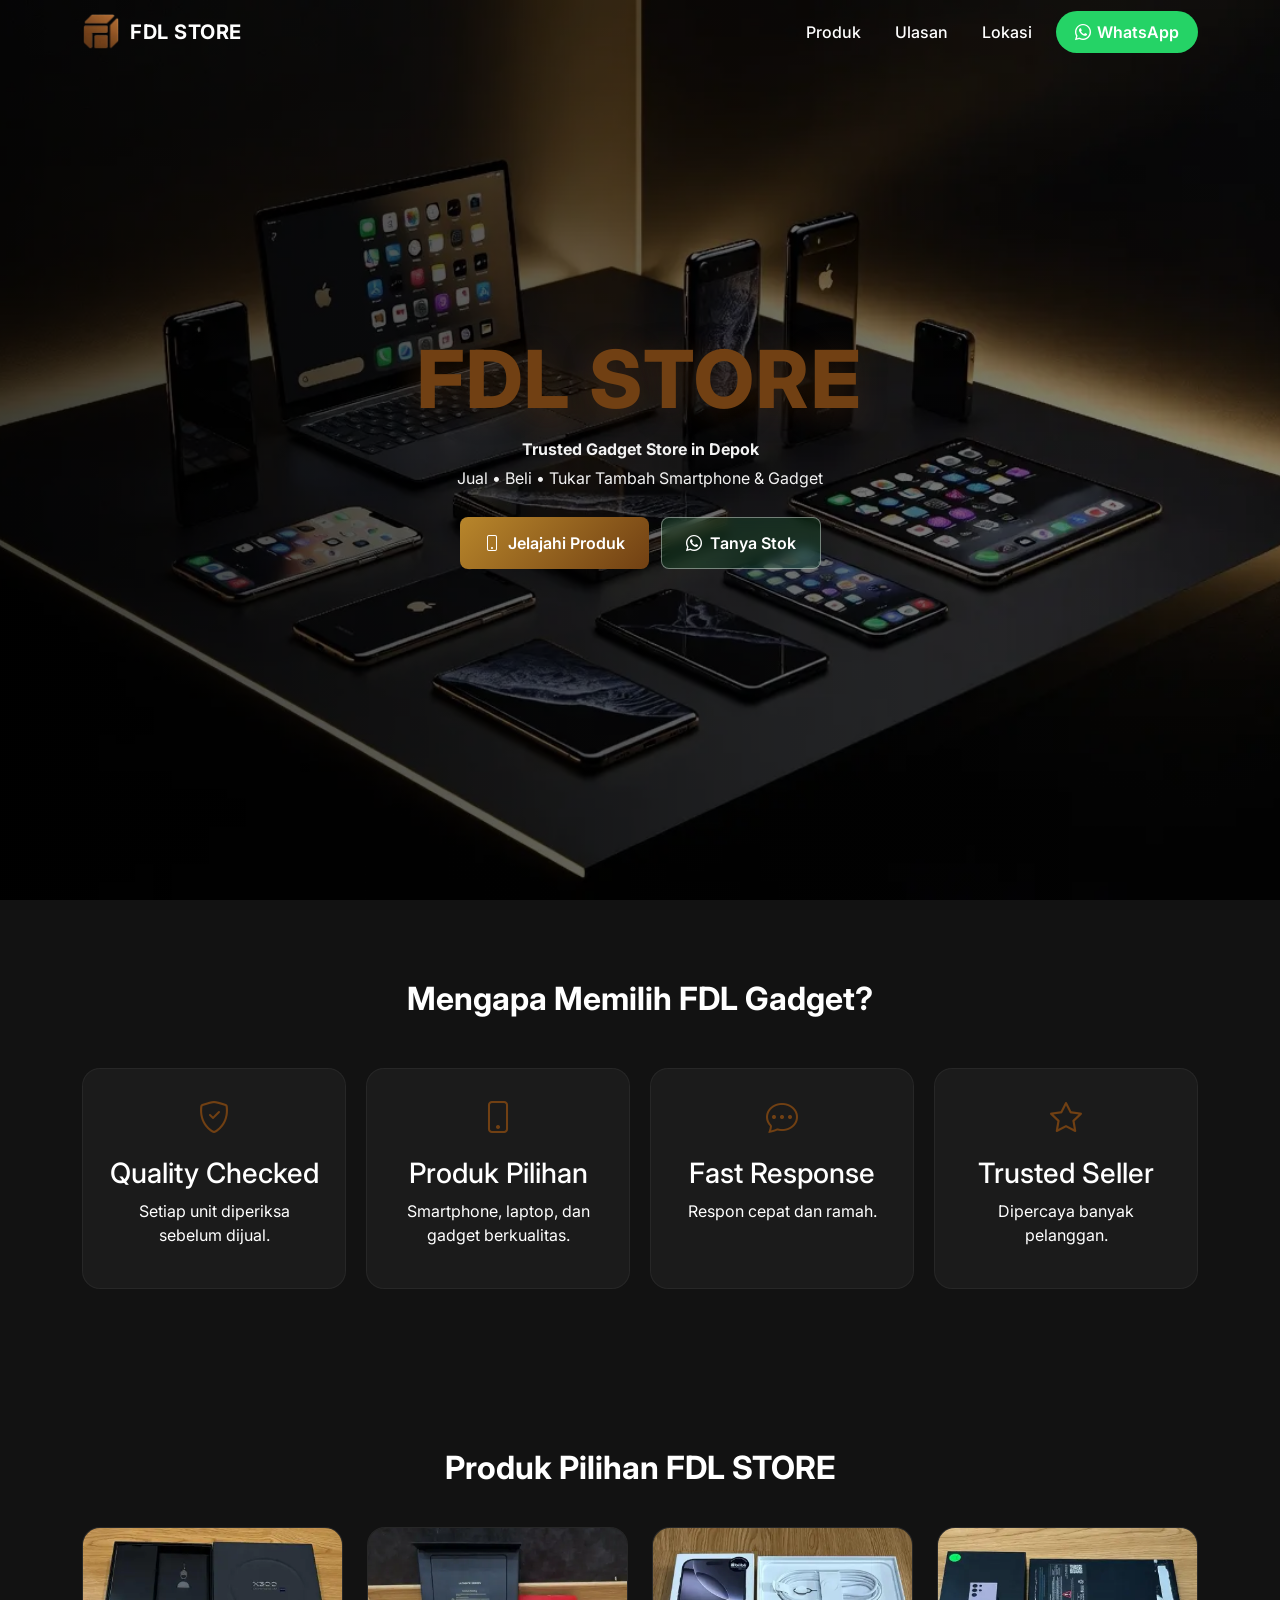
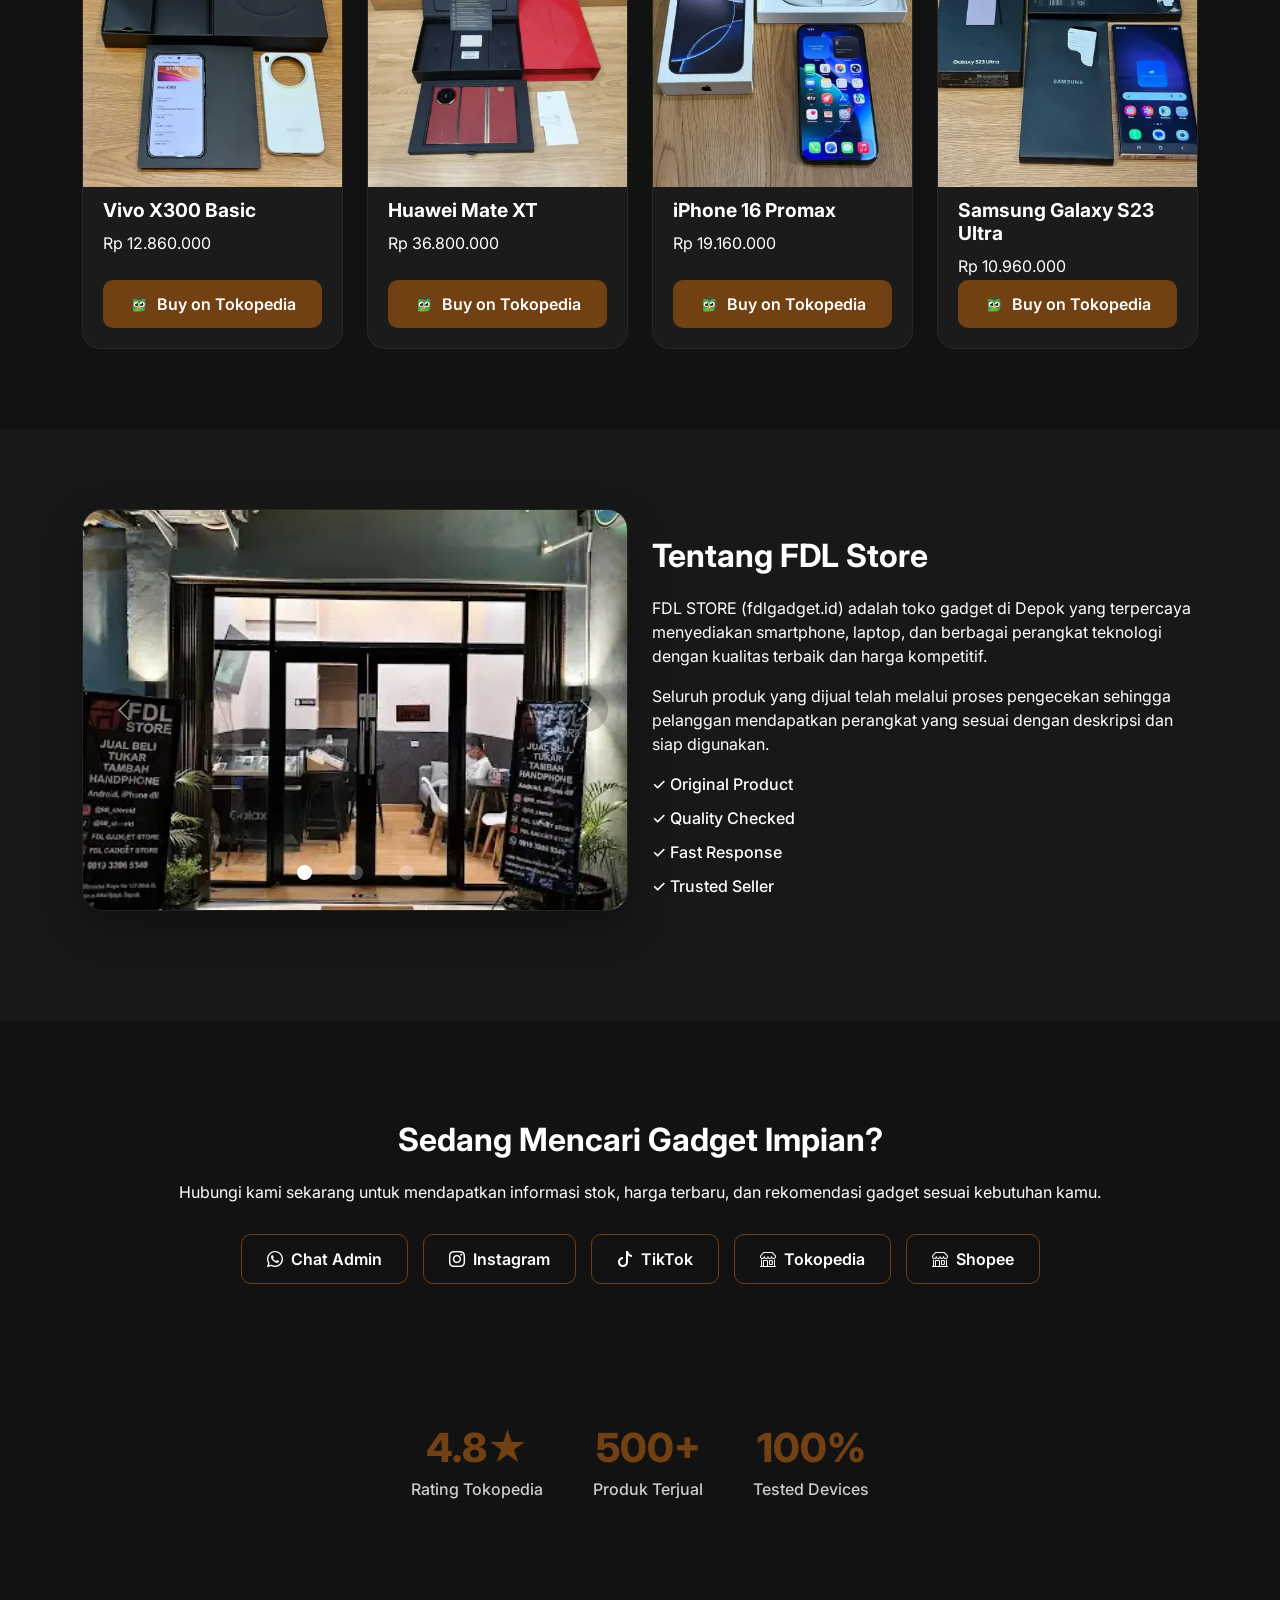
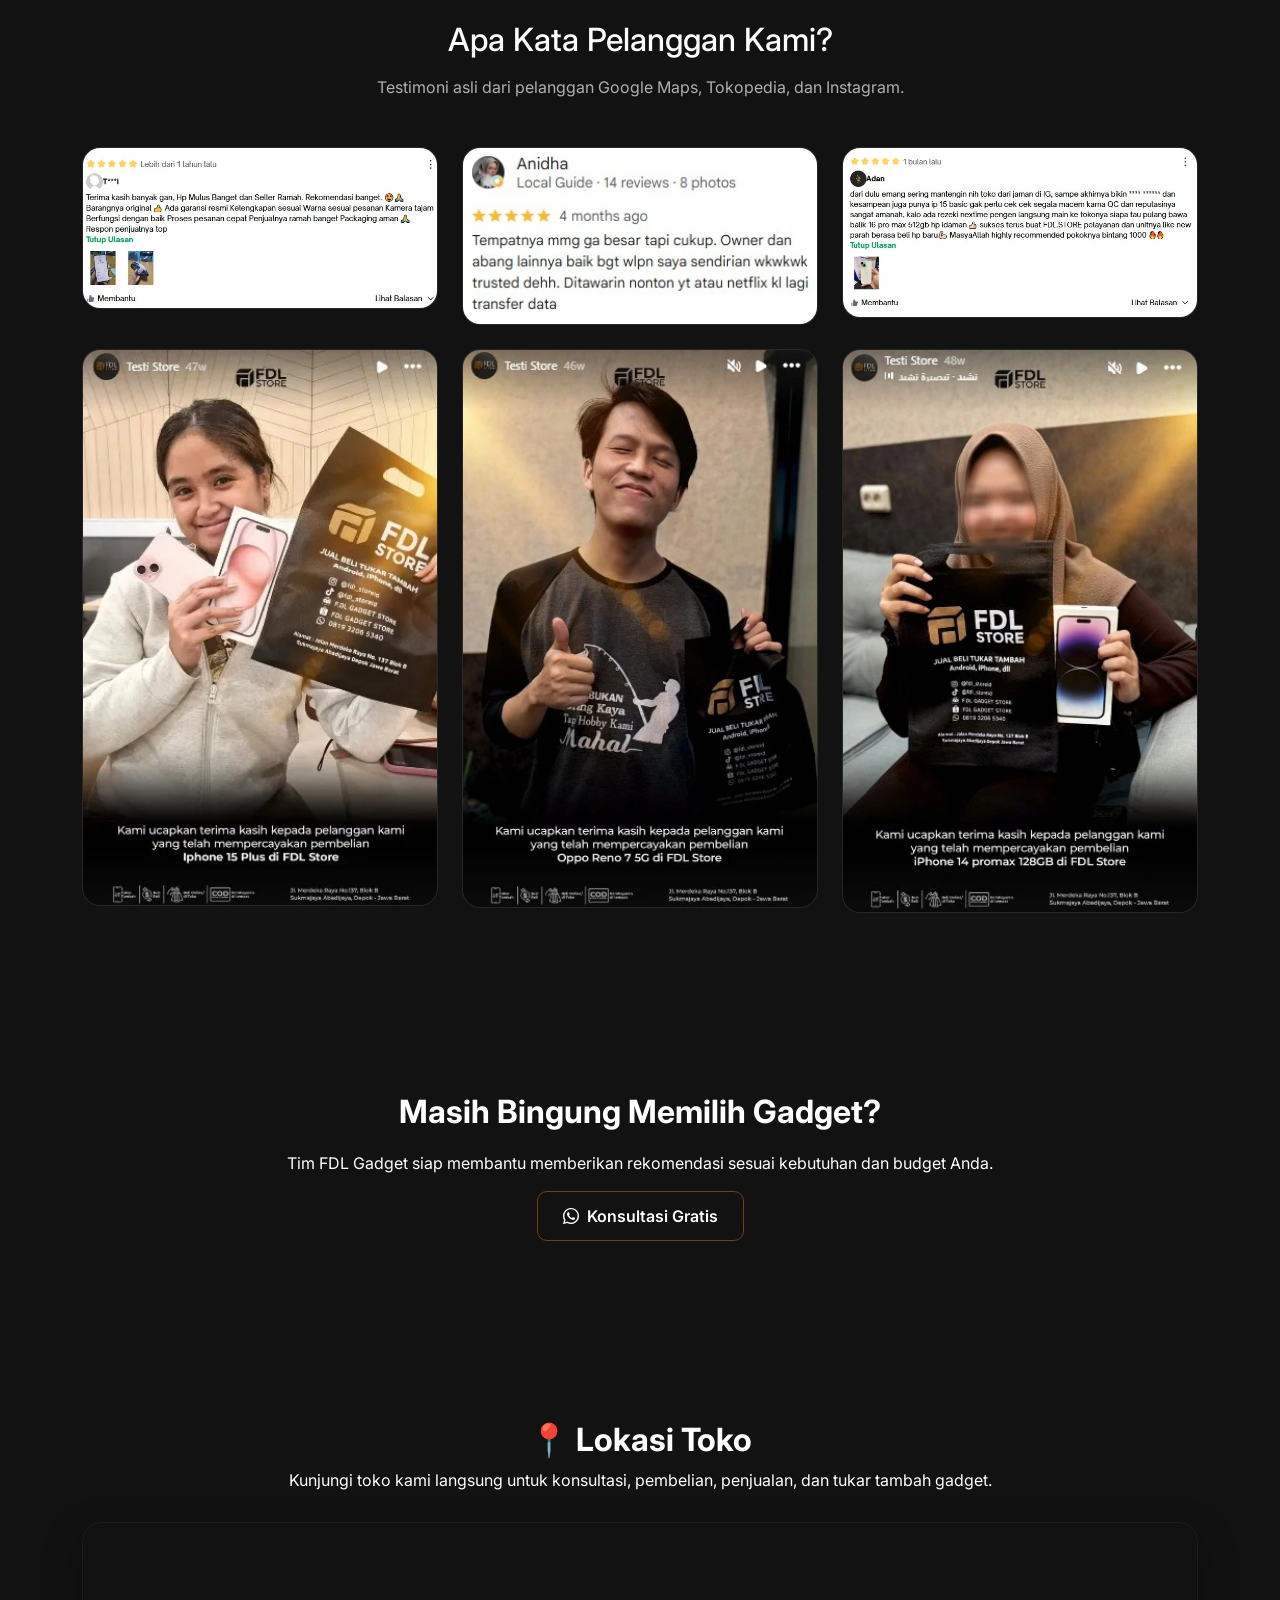
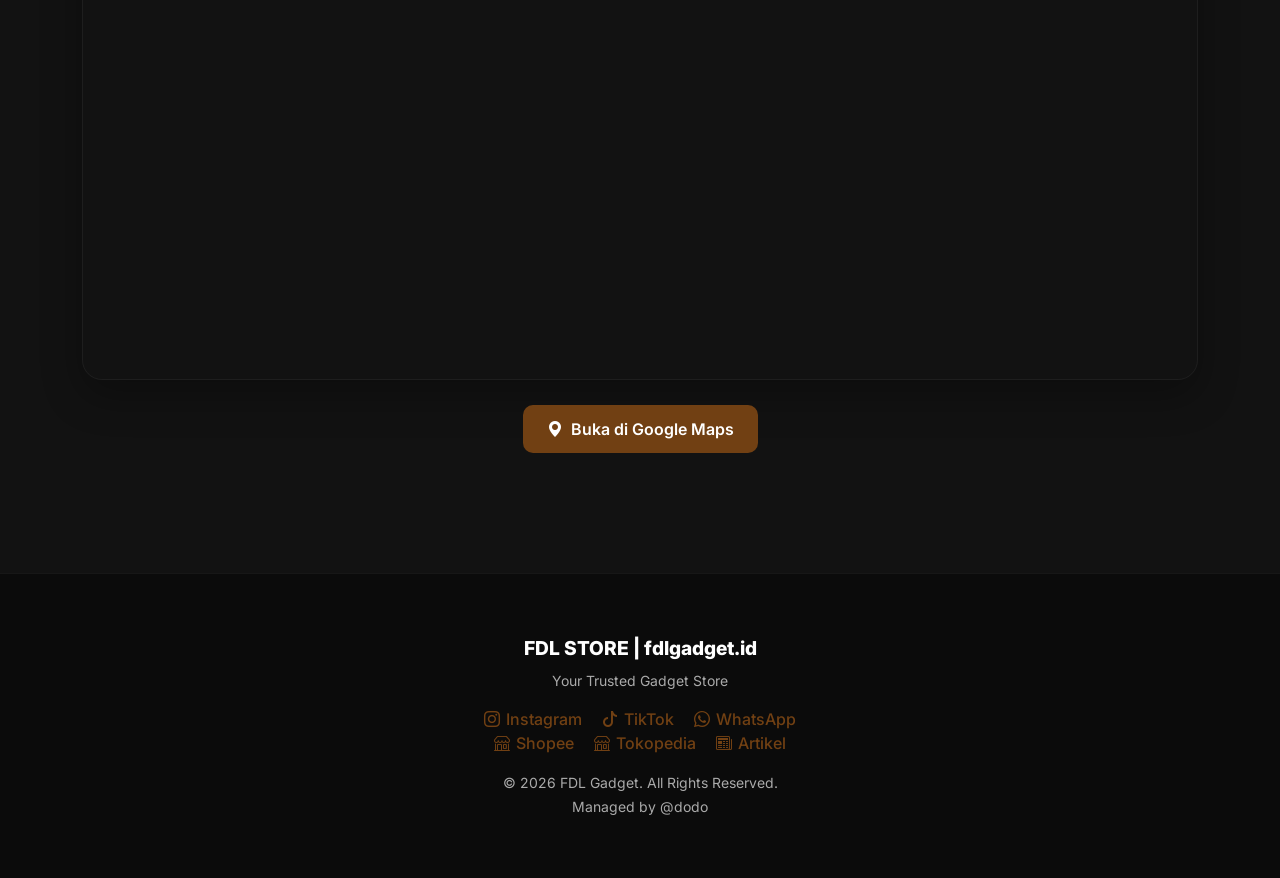
<file: index.html>
<!doctype html>
<html lang="id">
  <head>
    <meta charset="utf-8" />
    <meta name="viewport" content="width=device-width, initial-scale=1" />
    <link
      rel="preload"
      as="image"
      href="assets/img/webp/hero.webp"
      fetchpriority="high"
    />
    <title>FDL STORE | Toko Gadget di Depok</title>

    <meta
      name="description"
      content="FDL STORE adalah toko gadget di Depok yang melayani jual, beli, dan tukar tambah smartphone Apple dan Android. Website resmi: fdlgadget.id."
    />
    <meta
      name="keywords"
      content="FDL Gadget, jual hp, smartphone, laptop, iPhone, Samsung, Xiaomi, Huawei, gadget, toko gadget depok"
    />

    <meta name="robots" content="index, follow" />
    <meta name="theme-color" content="#121212" />
    <meta name="author" content="FDL Gadget" />

    <link rel="canonical" href="https://fdlgadget.id" />
    <style>
      /* CRITICAL CSS: Dieksekusi instan tanpa nunggu file eksternal */
      :root {
        --gold: #714013;
        --bg: #121212;
        --text: #ffffff;
        --border: #3a3a3a;
        --wa-color: #25d366;
      }

      .navbar {
        transition: all 0.3s ease;
        padding: 0.65rem 0;
        position: fixed;
        width: 100%;
        top: 0;
        left: 0;
        z-index: 999;
      }

      .navbar-brand {
        display: flex;
        align-items: center;
        gap: 10px;
        color: white !important;
        font-weight: 700;
        letter-spacing: 0.5px;
      }

      .hero {
        height: 100vh;
        min-height: 100vh;
        max-height: 100vh;
        overflow: hidden;
        display: flex;
        align-items: center;
        background-image: url("assets/img/webp/hero.webp");
        background-size: cover;
        background-position: center;
        position: relative;
      }

      .hero::before {
        content: "";
        position: absolute;
        inset: 0;
        background: linear-gradient(
          to right,
          rgba(0, 0, 0, 0.75),
          rgba(0, 0, 0, 0.45)
        );
      }

      .hero-content {
        position: relative;
        z-index: 2;
        display: flex;
        flex-direction: column;
        justify-content: center;
        max-width: 1200px;
        margin: auto;
        padding: 0 2rem;
      }

      .hero-content h1 {
        font-size: clamp(2.8rem, 8vw, 5rem);
        font-weight: 800;
        letter-spacing: 2px;
        text-align: center;
        color: var(--gold);
        text-shadow: 0 5px 30px rgba(113, 64, 19, 0.35);
        margin-bottom: 0.5rem;
      }
    </style>
    <!-- Open Graph -->
    <meta property="og:title" content="FDL Gadget" />
    <meta
      property="og:description"
      content="Trusted Gadget Store. Smartphone, Laptop, Apple, Samsung, Xiaomi, Huawei, and more."
    />
    <meta property="og:image" content="https://fdlgadget.id/img/og-image.jpg" />
    <meta property="og:image:width" content="1200" />
    <meta property="og:image:height" content="630" />
    <meta property="og:url" content="https://fdlgadget.id" />
    <meta property="og:type" content="website" />
    <meta property="og:site_name" content="FDL Gadget" />

    <!-- Twitter -->
    <meta name="twitter:card" content="summary_large_image" />
    <meta name="twitter:title" content="FDL Gadget" />
    <meta
      name="twitter:description"
      content="Trusted Gadget Store. Smartphone, Laptop, Apple, Samsung, Xiaomi, Huawei, and more."
    />
    <meta
      name="twitter:image"
      content="https://fdlgadget.id/assets/img/og-image.jpg"
    />

    <!-- Preconnect -->
    <link rel="preconnect" href="https://cdn.jsdelivr.net" />
    <link rel="preconnect" href="https://fonts.gstatic.com" crossorigin />
    <link rel="preconnect" href="https://fonts.googleapis.com" />
    <link
      href="https://fonts.googleapis.com/css2?family=Inter:wght@400;600;700;800&display=swap"
      rel="stylesheet"
    />

    <!-- Favicons -->
    <link
      rel="icon"
      type="image/png"
      sizes="96x96"
      href="assets/img/favicon/favicon-96x96.png?v=20260615"
    />

    <link
      rel="icon"
      type="image/svg+xml"
      href="assets/img/favicon/favicon.svg?v=20260615"
    />

    <link
      rel="shortcut icon"
      href="assets/img/favicon/favicon.ico?v=20260615"
    />

    <link
      rel="apple-touch-icon"
      sizes="180x180"
      href="assets/img/favicon/apple-touch-icon.png?v=20260615"
    />

    <meta name="apple-mobile-web-app-title" content="FDLGadget" />

    <link
      rel="manifest"
      href="assets/img/favicon/site.webmanifest?v=20260615"
    />

    <!-- Icons: Diubah menjadi lazy load untuk mencegah render-blocking -->
    <link
      href="https://cdn.jsdelivr.net/npm/bootstrap-icons/font/bootstrap-icons.css"
      rel="stylesheet"
      media="print"
      onload="this.media = 'all'"
    />

    <!-- Bootstrap -->
    <link
      href="https://cdn.jsdelivr.net/npm/bootstrap@5.3.3/dist/css/bootstrap.min.css"
      rel="stylesheet"
      integrity="sha384-QWTKZyjpPEjISv5WaRU9OFeRpok6YctnYmDr5pNlyT2bRjXh0JMhjY6hW+ALEwIH"
      crossorigin="anonymous"
    />

    <!-- Custom CSS -->
    <link rel="stylesheet" href="assets/css/FDL.css" />

    <!-- Schema Markup -->
    <script type="application/ld+json">
      {
        "@context": "https://schema.org",
        "@type": "Store",
        "@id": "https://fdlgadget.id/#store",
        "name": "FDL STORE",
        "alternateName": "FDL GADGET",
        "url": "https://fdlgadget.id",
        "telephone": "+6282130297591",
        "description": "Toko gadget di Depok yang melayani jual, beli, dan tukar tambah smartphone Apple dan Android.",
        "priceRange": "$$",
        "image": "https://fdlgadget.id/assets/img/og-image.jpg",
        "logo": "https://fdlgadget.id/assets/img/logo.png",
        "hasMap": "https://www.google.com/maps/place/FDL+STORE/@-6.3969262,106.8481576,19z/data=!4m6!3m5!1s0x2e69eb0064a60f65:0x3e218c2aedf7fab8!8m2!3d-6.396661!4d106.8484361!16s%2Fg%2F11x77sfgvk",
        "address": {
          "@type": "PostalAddress",
          "streetAddress": "Jl. Merdeka Raya No.36f, RT.04/RW.28, Abadijaya",
          "addressLocality": "Depok",
          "addressRegion": "Jawa Barat",
          "postalCode": "16417",
          "addressCountry": "ID"
        },
        "openingHoursSpecification": [
          {
            "@type": "OpeningHoursSpecification",
            "dayOfWeek": [
              "Monday",
              "Tuesday",
              "Wednesday",
              "Thursday",
              "Friday",
              "Saturday",
              "Sunday"
            ],
            "opens": "10:00",
            "closes": "21:00"
          }
        ],
        "contactPoint": {
          "@type": "ContactPoint",
          "telephone": "+6282130297591",
          "contactType": "customer service",
          "availableLanguage": ["Indonesian"]
        },
        "areaServed": {
          "@type": "City",
          "name": "Depok"
        },
        "sameAs": [
          "https://www.instagram.com/fdl_storeid",
          "https://www.tiktok.com/@fdl_storeid",
          "https://www.google.com/maps/place/FDL+STORE/@-6.3969262,106.8481576,19z/data=!4m6!3m5!1s0x2e69eb0064a60f65:0x3e218c2aedf7fab8!8m2!3d-6.396661!4d106.8484361!16s%2Fg%2F11x77sfgvk"
        ]
      }
    </script>

    <script type="application/ld+json">
      {
        "@context": "https://schema.org",
        "@type": "Organization",
        "@id": "https://fdlgadget.id/#organization",
        "name": "FDL STORE",
        "url": "https://fdlgadget.id",
        "logo": {
          "@type": "ImageObject",
          "url": "https://fdlgadget.id/assets/img/logo.png"
        },
        "sameAs": [
          "https://www.instagram.com/fdl_storeid",
          "https://www.tiktok.com/@fdl_storeid"
        ]
      }
    </script>

    <script type="application/ld+json">
      {
        "@context": "https://schema.org",
        "@type": "WebSite",
        "@id": "https://fdlgadget.id/#website",
        "url": "https://fdlgadget.id",
        "name": "FDL STORE",
        "publisher": {
          "@id": "https://fdlgadget.id/#organization"
        }
      }
    </script>
    <!-- Google Analytics -->
    <script
      async
      src="https://www.googletagmanager.com/gtag/js?id=G-TDWSRQ7Y9G"
    ></script>

    <script>
      window.dataLayer = window.dataLayer || [];

      function gtag() {
        dataLayer.push(arguments);
      }

      gtag("js", new Date());
      gtag("config", "G-TDWSRQ7Y9G");
    </script>
    <!-- Google Ads -->
    <script async src="https://pagead2.googlesyndication.com/pagead/js/adsbygoogle.js?client=ca-pub-5270003514586507"
     crossorigin="anonymous"></script>
  </head>

  <body>
    <!-- STICKY WHATSAPP -->
    <a
      class="sticky-wa"
      id="stickyWa"
      href="https://wa.me/6282130297591?text=Halo%20FDL%20Gadget%20👋%0A%0ASaya%20lihat%20website%20dan%20ingin%20tanya%3A%0A-%20Ketersediaan%20stok%0A-%20Harga%20terbaru%0A-%20Rekomendasi%20sesuai%20budget%0A%0A(Sumber%3A%20Website%20FDL%20Gadget)"
      target="_blank"
      aria-label="Chat WhatsApp FDL Gadget"
    >
      <i class="bi bi-whatsapp"></i>
      Tanya Sekarang
    </a>

    <!-- NAVBAR -->
    <nav class="navbar navbar-expand-lg fixed-top transparent" id="mainNavbar">
      <div class="container">
        <!-- Logo -->
        <a class="navbar-brand" href="#hero">
          <img
            src="assets/img/webp/logo.webp"
            width="38"
            height="38"
            alt="Logo FDL Gadget"
          />
          FDL STORE
        </a>

        <!-- Desktop Menu -->
        <div class="d-none d-lg-block ms-auto">
          <ul class="navbar-nav flex-row align-items-center">
            <li class="nav-item">
              <a class="nav-link" href="#products">Produk</a>
            </li>

            <li class="nav-item">
              <a class="nav-link" href="#stats">Ulasan</a>
            </li>

            <li class="nav-item">
              <a class="nav-link" href="#location">Lokasi</a>
            </li>

            <li class="nav-item ms-3">
              <a
                href="https://wa.me/6282130297591?text=Halo%20min,%20saya%20mau%20tanya%20tentang%20produk%20FDL%20Gadget"
                target="_blank"
                class="btn-whatsapp"
                aria-label="Hubungi via WhatsApp"
              >
                <i class="bi bi-whatsapp"></i>
                WhatsApp
              </a>
            </li>
          </ul>
        </div>

        <!-- Mobile Hamburger -->
        <button
          class="navbar-toggler d-lg-none"
          type="button"
          data-bs-toggle="offcanvas"
          data-bs-target="#mobileMenu"
          aria-label="Toggle navigation"
        >
          <span class="navbar-toggler-icon"></span>
        </button>
      </div>
    </nav>

    <!-- MOBILE MENU -->
    <div class="offcanvas offcanvas-end" tabindex="-1" id="mobileMenu">
      <div class="offcanvas-header">
        <div class="mobile-brand">
          <img
            src="assets/img/webp/logo.webp"
            width="38"
            height="38"
            alt="Logo FDL Gadget"
          />
          <span>FDL STORE</span>
        </div>

        <button
          type="button"
          class="mobile-close"
          data-bs-dismiss="offcanvas"
          aria-label="Tutup Menu"
        >
          <i class="bi bi-x-lg"></i>
        </button>
      </div>

      <div class="offcanvas-body">
        <ul class="navbar-nav mt-5">
          <li class="nav-item">
            <a class="nav-link" href="#products">Produk</a>
          </li>

          <li class="nav-item">
            <a class="nav-link" href="#stats">Ulasan</a>
          </li>

          <li class="nav-item">
            <a class="nav-link" href="#location">Lokasi</a>
          </li>

          <li class="nav-item mt-4">
            <a
              href="https://wa.me/6282130297591?text=Halo%20min,%20saya%20mau%20tanya%20tentang%20produk%20FDL%20Gadget"
              target="_blank"
              class="btn-whatsapp"
              aria-label="Hubungi via WhatsApp"
            >
              <i class="bi bi-whatsapp"></i>
              WhatsApp
            </a>
          </li>
        </ul>

        <hr />

        <div class="social-menu">
          <a
            href="https://instagram.com/fdl_storeid"
            target="_blank"
            aria-label="Instagram"
          >
            <i class="bi bi-instagram"></i>
          </a>

          <a
            href="https://www.tiktok.com/@fdl_storeid"
            target="_blank"
            aria-label="TikTok"
          >
            <i class="bi bi-tiktok"></i>
          </a>

          <a
            href="https://www.tokopedia.com/fdlgadget"
            target="_blank"
            aria-label="Tokopedia"
          >
            <i class="bi bi-shop"></i>
          </a>
        </div>
      </div>
    </div>

    <main>
      <!-- Hero -->
      <section id="hero" class="hero">
        <div class="hero-content">
          <h1>FDL STORE</h1>
          <p>
            <b>Trusted Gadget Store in Depok</b><br />Jual • Beli • Tukar Tambah
            Smartphone & Gadget
          </p>

          <div class="hero-buttons">
            <a href="#products" class="btn-shop">
              <i class="bi bi-phone"></i>
              Jelajahi Produk
            </a>
            <a
              href="https://wa.me/6282130297591?text=Halo%20min,%20saya%20mau%20tanya%20tentang%20produk%20FDL%20Gadget"
              target="_blank"
              class="btn-hero"
            >
              <i class="bi bi-whatsapp"></i>
              Tanya Stok
            </a>
          </div>
        </div>
      </section>

      <!-- Why Us -->
      <section class="why-us">
        <div class="container">
          <h2>Mengapa Memilih FDL Gadget?</h2>

          <div class="why-grid">
            <div class="why-card">
              <i class="bi bi-shield-check"></i>
              <h3>Quality Checked</h3>
              <p>Setiap unit diperiksa sebelum dijual.</p>
            </div>

            <div class="why-card">
              <i class="bi bi-phone"></i>
              <h3>Produk Pilihan</h3>
              <p>Smartphone, laptop, dan gadget berkualitas.</p>
            </div>

            <div class="why-card">
              <i class="bi bi-chat-dots"></i>
              <h3>Fast Response</h3>
              <p>Respon cepat dan ramah.</p>
            </div>

            <div class="why-card">
              <i class="bi bi-star"></i>
              <h3>Trusted Seller</h3>
              <p>Dipercaya banyak pelanggan.</p>
            </div>
          </div>
        </div>
      </section>

      <!-- Featured Products -->
      <section id="products" class="featured-product">
        <div class="container">
          <h2>Produk Pilihan FDL STORE</h2>

          <div class="row g-4">
            <div class="col-md-3">
              <div class="product-card">
                <img
                  loading="lazy"
                  src="assets/img/webp/tokped1.webp"
                  width="400"
                  height="400"
                  alt="Vivo X300 Basic"
                />
                <h3 class="product-h5">Vivo X300 Basic</h3>
                <p>Rp 12.860.000</p>
                <a
                  href="https://tk.tokopedia.com/ZSXQ1dTKv/"
                  aria-label="Beli Vivo X300 Basic di Tokopedia"
                >
                  <img
                    src="assets/img/svg/tokopedia.svg"
                    class="tokopedia-icon"
                    alt=""
                  />Buy on Tokopedia</a
                >
              </div>
            </div>

            <div class="col-md-3">
              <div class="product-card">
                <img
                  loading="lazy"
                  src="assets/img/webp/tokped2.webp"
                  width="400"
                  height="400"
                  alt="Huawei Mate XT"
                />
                <h3 class="product-h5">Huawei Mate XT</h3>
                <p>Rp 36.800.000</p>
                <a
                  href="https://tk.tokopedia.com/ZSQ58M5pt/"
                  class="tokpedia-link"
                  aria-label="Beli Huawei Mate XT di Tokopedia"
                >
                  <img
                    src="assets/img/svg/tokopedia.svg"
                    class="tokopedia-icon"
                    alt=""
                  />
                  Buy on Tokopedia</a
                >
              </div>
            </div>

            <div class="col-md-3">
              <div class="product-card">
                <img
                  loading="lazy"
                  src="assets/img/webp/tokped3.webp"
                  width="400"
                  height="400"
                  alt="Iphone 16 Promax"
                />
                <h3 class="product-h5">iPhone 16 Promax</h3>
                <p>Rp 19.160.000</p>
                <a
                  href="https://tk.tokopedia.com/ZSXxoBAe9/"
                  aria-label="Beli iPhone 16 Promax di Tokopedia"
                >
                  <img
                    src="assets/img/svg/tokopedia.svg"
                    class="tokopedia-icon"
                    alt=""
                  />Buy on Tokopedia</a
                >
              </div>
            </div>

            <div class="col-md-3">
              <div class="product-card">
                <img
                  loading="lazy"
                  src="assets/img/webp/tokped4.webp"
                  width="400"
                  height="400"
                  alt="Samsung Galaxy S23 Ultra 1 TB"
                />
                <h3 class="product-h5">Samsung Galaxy S23 Ultra</h3>
                <p>Rp 10.960.000</p>
                <a
                  href="https://tk.tokopedia.com/ZSXQJN7qM/"
                  aria-label="Beli Samsung Galaxy S23 Ultra di Tokopedia"
                >
                  <img
                    src="assets/img/svg/tokopedia.svg"
                    class="tokopedia-icon"
                    alt=""
                  />
                  Buy on Tokopedia</a
                >
              </div>
            </div>
          </div>
        </div>
      </section>

      <!-- About -->
      <section class="about-section">
        <div class="container">
          <div class="row align-items-center">
            <div class="col-lg-6 about-carousel-wrapper">
              <div
                id="aboutCarousel"
                class="carousel slide"
                data-bs-ride="carousel"
                data-bs-interval="3500"
              >
                <div class="carousel-inner">
                  <div class="carousel-item active">
                    <img
                      loading="lazy"
                      src="assets/img/webp/store.webp"
                      class="d-block w-100"
                      width="600"
                      height="400"
                      alt="FDL Gadget Store"
                    />
                  </div>

                  <div class="carousel-item">
                    <img
                      loading="lazy"
                      src="assets/img/webp/store2.webp"
                      class="d-block w-100"
                      width="600"
                      height="400"
                      alt="FDL Gadget Display"
                    />
                  </div>

                  <div class="carousel-item">
                    <img
                      loading="lazy"
                      src="assets/img/webp/store3.webp"
                      class="d-block w-100"
                      width="600"
                      height="400"
                      alt="FDL Gadget Activity"
                    />
                  </div>
                </div>

                <!-- Arrow -->
                <button
                  class="carousel-control-prev"
                  type="button"
                  data-bs-target="#aboutCarousel"
                  data-bs-slide="prev"
                  aria-label="Previous"
                >
                  <span class="carousel-control-prev-icon"></span>
                </button>

                <button
                  class="carousel-control-next"
                  type="button"
                  data-bs-target="#aboutCarousel"
                  data-bs-slide="next"
                  aria-label="Next"
                >
                  <span class="carousel-control-next-icon"></span>
                </button>

                <!-- Indicator -->
                <div class="carousel-indicators">
                  <button
                    type="button"
                    data-bs-target="#aboutCarousel"
                    data-bs-slide-to="0"
                    class="active"
                    aria-label="Slide 1"
                  ></button>

                  <button
                    type="button"
                    data-bs-target="#aboutCarousel"
                    data-bs-slide-to="1"
                    aria-label="Slide 2"
                  ></button>

                  <button
                    type="button"
                    data-bs-target="#aboutCarousel"
                    data-bs-slide-to="2"
                    aria-label="Slide 3"
                  ></button>
                </div>
              </div>
            </div>

            <div class="col-lg-6">
              <h2>Tentang FDL Store</h2>

              <p>
                FDL STORE (fdlgadget.id) adalah toko gadget di Depok yang
                terpercaya menyediakan smartphone, laptop, dan berbagai
                perangkat teknologi dengan kualitas terbaik dan harga
                kompetitif.
              </p>
              <p>
                Seluruh produk yang dijual telah melalui proses pengecekan
                sehingga pelanggan mendapatkan perangkat yang sesuai dengan
                deskripsi dan siap digunakan.
              </p>

              <ul>
                <li>✓ Original Product</li>
                <li>✓ Quality Checked</li>
                <li>✓ Fast Response</li>
                <li>✓ Trusted Seller</li>
              </ul>
            </div>
          </div>
        </div>
      </section>

      <!-- Contact -->
      <section class="contact-section">
        <div class="container text-center">
          <h2>Sedang Mencari Gadget Impian?</h2>

          <p>
            Hubungi kami sekarang untuk mendapatkan informasi stok, harga
            terbaru, dan rekomendasi gadget sesuai kebutuhan kamu.
          </p>

          <div class="contact-buttons">
            <a
              href="https://wa.me/6282130297591?text=Halo%20min,%20saya%20mau%20tanya%20tentang%20produk%20FDL%20Gadget"
              class="btn-contact whatsapp"
            >
              <i class="bi bi-whatsapp"></i>
              Chat Admin
            </a>

            <a
              href="https://instagram.com/fdl_storeid"
              class="btn-contact instagram"
            >
              <i class="bi bi-instagram"></i>
              Instagram
            </a>

            <a
              href="https://www.tiktok.com/@fdl_storeid"
              class="btn-contact tiktok"
            >
              <i class="bi bi-tiktok"></i>
              TikTok
            </a>

            <a
              href="https://www.tokopedia.com/fdlgadget"
              class="btn-contact tokopedia"
            >
              <i class="bi bi-shop"></i>
              Tokopedia
            </a>

            <a
              href="https://www.shopee.co.id/fadeljuniarakbar"
              class="btn-contact shopee"
            >
              <i class="bi bi-shop"></i>
              Shopee
            </a>
          </div>
        </div>
      </section>

      <div id="stats" class="trust-stats">
        <div>
          <h3>4.8★</h3>
          <p>Rating Tokopedia</p>
        </div>

        <div>
          <h3>500+</h3>
          <p>Produk Terjual</p>
        </div>

        <div>
          <h3>100%</h3>
          <p>Tested Devices</p>
        </div>
      </div>

      <!-- Testimonial -->
      <section class="testimonial-section">
        <div class="container">
          <h2 class="text-center mb-3">Apa Kata Pelanggan Kami?</h2>

          <p class="text-center review-subtitle">
            Testimoni asli dari pelanggan Google Maps, Tokopedia, dan Instagram.
          </p>

          <div class="row g-4 mt-4">
            <div class="col-12 col-md-4">
              <div class="review-card">
                <img
                  src="assets/img/webp/review-tokopedia-2.webp"
                  width="674"
                  height="304"
                  loading="lazy"
                  alt="Google Maps Review"
                />
              </div>
            </div>

            <div class="col-12 col-md-4">
              <div class="review-card">
                <img
                  src="assets/img/webp/review-maps-1.webp"
                  width="350"
                  height="174"
                  loading="lazy"
                  alt="Maps Review"
                />
              </div>
            </div>

            <div class="col-12 col-md-4">
              <div class="review-card">
                <img
                  src="assets/img/webp/review-tokopedia-1.webp"
                  width="693"
                  height="330"
                  loading="lazy"
                  alt="Tokopedia Review"
                />
              </div>
            </div>

            <div class="col-12 col-md-4">
              <div class="review-card">
                <img
                  src="assets/img/webp/review-instagram-2.webp"
                  width="341"
                  height="535"
                  loading="lazy"
                  alt="Instagram Review"
                />
              </div>
            </div>

            <div class="col-12 col-md-4">
              <div class="review-card">
                <img
                  src="assets/img/webp/review-instagram-3.webp"
                  width="340"
                  height="535"
                  loading="lazy"
                  alt="Instagram Review"
                />
              </div>
            </div>

            <div class="col-12 col-md-4">
              <div class="review-card">
                <img
                  src="assets/img/webp/review-instagram-1.webp"
                  width="339"
                  height="538"
                  loading="lazy"
                  alt="Instagram Review"
                />
              </div>
            </div>
          </div>
        </div>
      </section>

      <section class="cta-section">
        <div class="container text-center">
          <h2>Masih Bingung Memilih Gadget?</h2>

          <p>
            Tim FDL Gadget siap membantu memberikan rekomendasi sesuai kebutuhan
            dan budget Anda.
          </p>

          <a
            href="https://wa.me/6282130297591?text=Halo%20FDL%20Gadget,%20saya%20ingin%20konsultasi%20produk"
            class="btn-contact whatsapp"
          >
            <i class="bi bi-whatsapp"></i>
            Konsultasi Gratis
          </a>
        </div>
      </section>

      <section id="location" class="store-location">
        <div class="container">
          <h2>📍 Lokasi Toko</h2>

          <p>
            Kunjungi toko kami langsung untuk konsultasi, pembelian, penjualan,
            dan tukar tambah gadget.
          </p>

          <div class="map-container">
            <iframe
              title="Lokasi FDL Gadget"
              src="https://www.google.com/maps/embed?pb=!1m18!1m12!1m3!1d247.81120663380602!2d106.84822024045317!3d-6.396668104581296!2m3!1f0!2f0!3f0!3m2!1i1024!2i768!4f13.1!3m3!1m2!1s0x2e69eb0064a60f65%3A0x3e218c2aedf7fab8!2sFDL%20STORE!5e0!3m2!1sen!2sid!4v1781257408539!5m2!1sen!2sid"
              width="100%"
              height="450"
              style="border: 0"
              allowfullscreen=""
              loading="lazy"
              referrerpolicy="no-referrer-when-downgrade"
            >
            </iframe>
          </div>

          <div class="location-buttons">
            <a
              href="https://maps.app.goo.gl/8HicpvdGTf5jg8se6"
              target="_blank"
              class="location-btn"
            >
              <i class="bi bi-geo-alt-fill"></i>
              Buka di Google Maps
            </a>
          </div>
        </div>
      </section>
    </main>

    <footer class="fdl-footer">
      <p class="footer-title">FDL STORE | fdlgadget.id</p>
      <small>Your Trusted Gadget Store</small>
      <div class="footer-links">
        <div class="footer-top">
          <a
            href="https://www.instagram.com/fdl_storeid"
            target="_blank"
            class="text-light"
            aria-label="Instagram"
          >
            <i class="bi bi-instagram"></i>
            Instagram
          </a>

          <a
            href="https://www.tiktok.com/@fdl_storeid"
            target="_blank"
            class="text-light"
            aria-label="TikTok"
          >
            <i class="bi bi-tiktok"></i>
            TikTok
          </a>

          <a
            href="https://wa.me/6282130297591?text=Halo%20min,%20saya%20mau%20tanya%20tentang%20produk%20FDL%20Gadget"
            target="_blank"
            class="text-light"
            aria-label="WhatsApp"
          >
            <i class="bi bi-whatsapp"></i>
            WhatsApp
          </a>
        </div>
        <div class="footer-bottom">
          <a
            href="https://www.shopee.co.id/fadeljuniarakbar"
            target="_blank"
            class="text-light"
            aria-label="Shopee"
          >
            <i class="bi bi-shop"></i>
            Shopee
          </a>

          <a
            href="https://www.tokopedia.com/fdlgadget"
            target="_blank"
            class="text-light"
            aria-label="Tokopedia"
          >
            <i class="bi bi-shop"></i>
            Tokopedia
          </a>

          <a
            href="https://fdlgadget.id/artikel"
            target="_blank"
            class="text-light"
            aria-label="Shopee"
          >
            <i class="bi bi-newspaper"></i>
            Artikel
          </a>
        </div>
      </div>
      <small> © 2026 FDL Gadget. All Rights Reserved. </small><br />
      <small> Managed by @dodo </small>
    </footer>

    <script
      src="https://cdn.jsdelivr.net/npm/bootstrap@5.3.3/dist/js/bootstrap.bundle.min.js"
      integrity="sha384-YvpcrYf0tY3lHB60NNkmXc5s9fDVZLESaAA55NDzOxhy9GkcIdslK1eN7N6jIeHz"
      crossorigin="anonymous"
    ></script>
    <script src="assets/js/main.js" defer></script>

    <!-- Microsoft Clarity -->
    <script type="text/javascript">
      (function (c, l, a, r, i, t, y) {
        c[a] =
          c[a] ||
          function () {
            (c[a].q = c[a].q || []).push(arguments);
          };
        t = l.createElement(r);
        t.async = 1;
        t.src = "https://www.clarity.ms/tag/" + i;
        y = l.getElementsByTagName(r)[0];
        y.parentNode.insertBefore(t, y);
      })(window, document, "clarity", "script", "x88jceiblz");
    </script>
  </body>
</html>
</file>
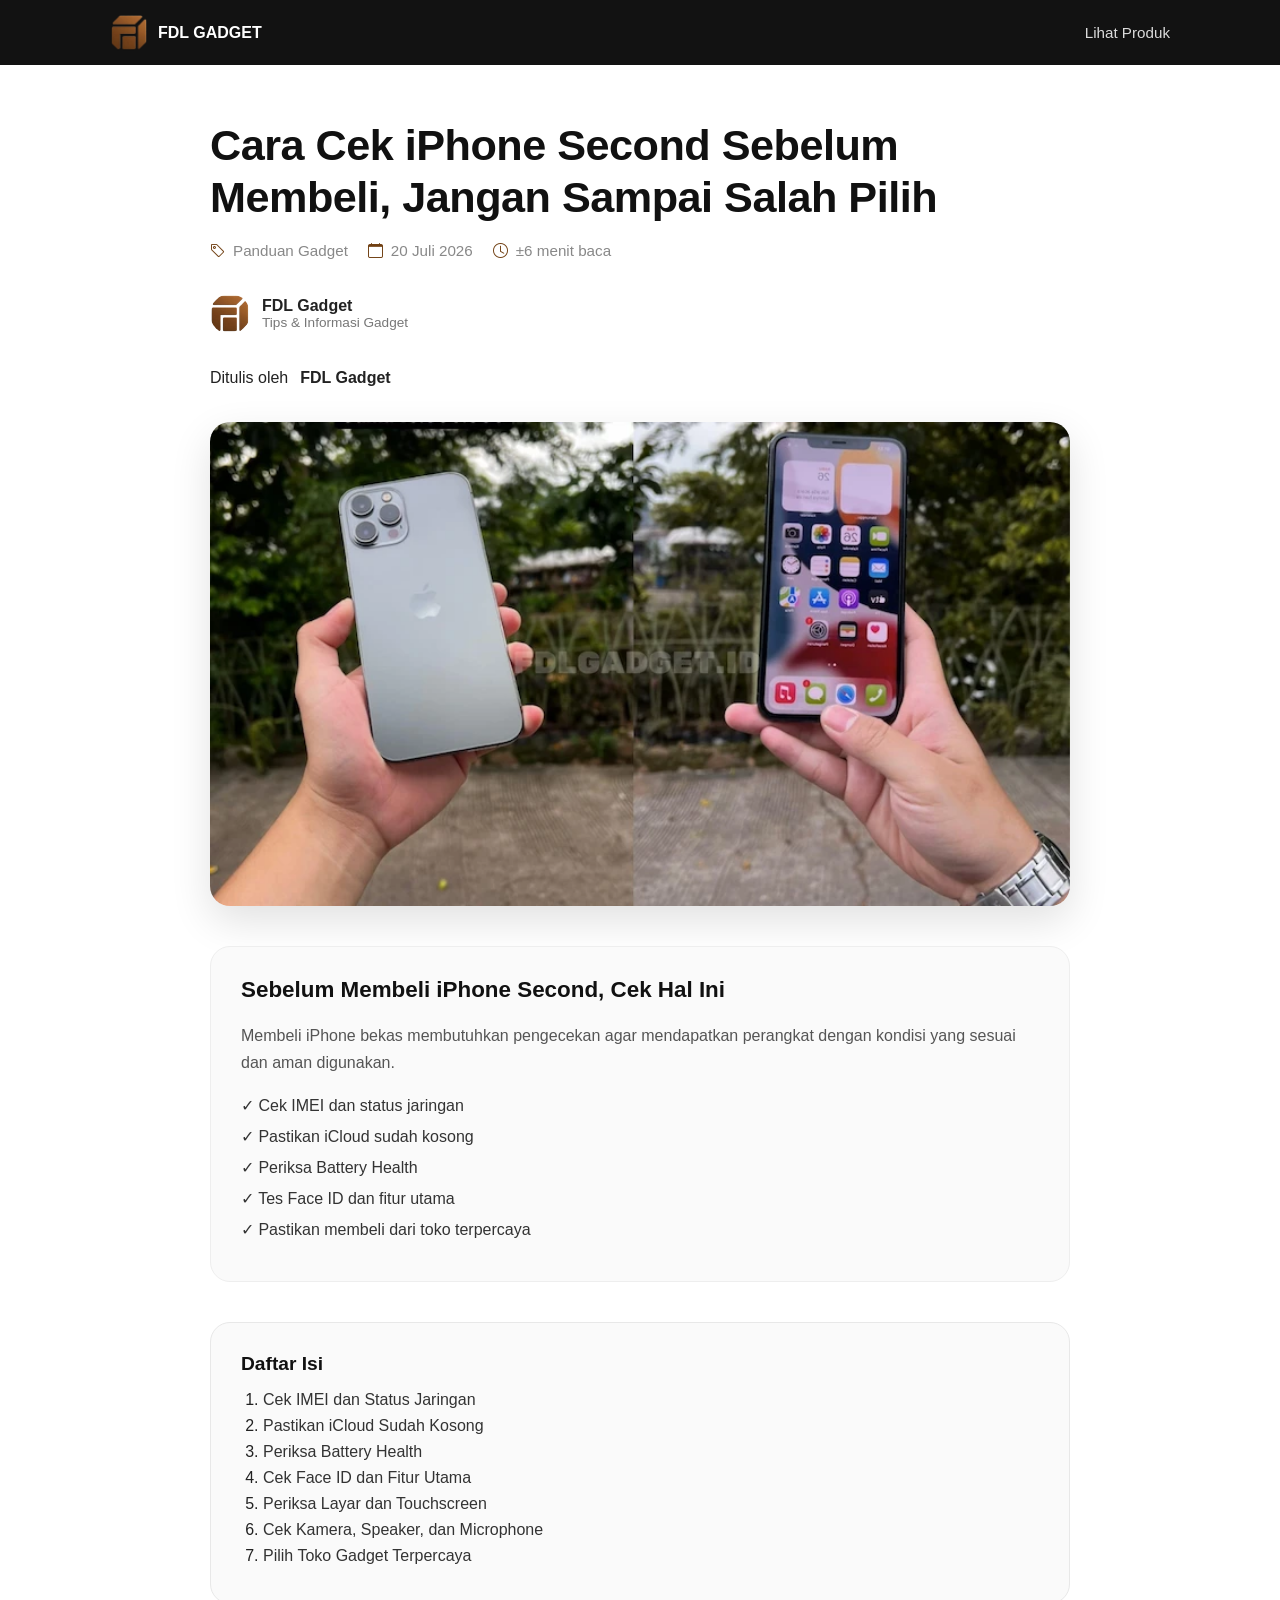
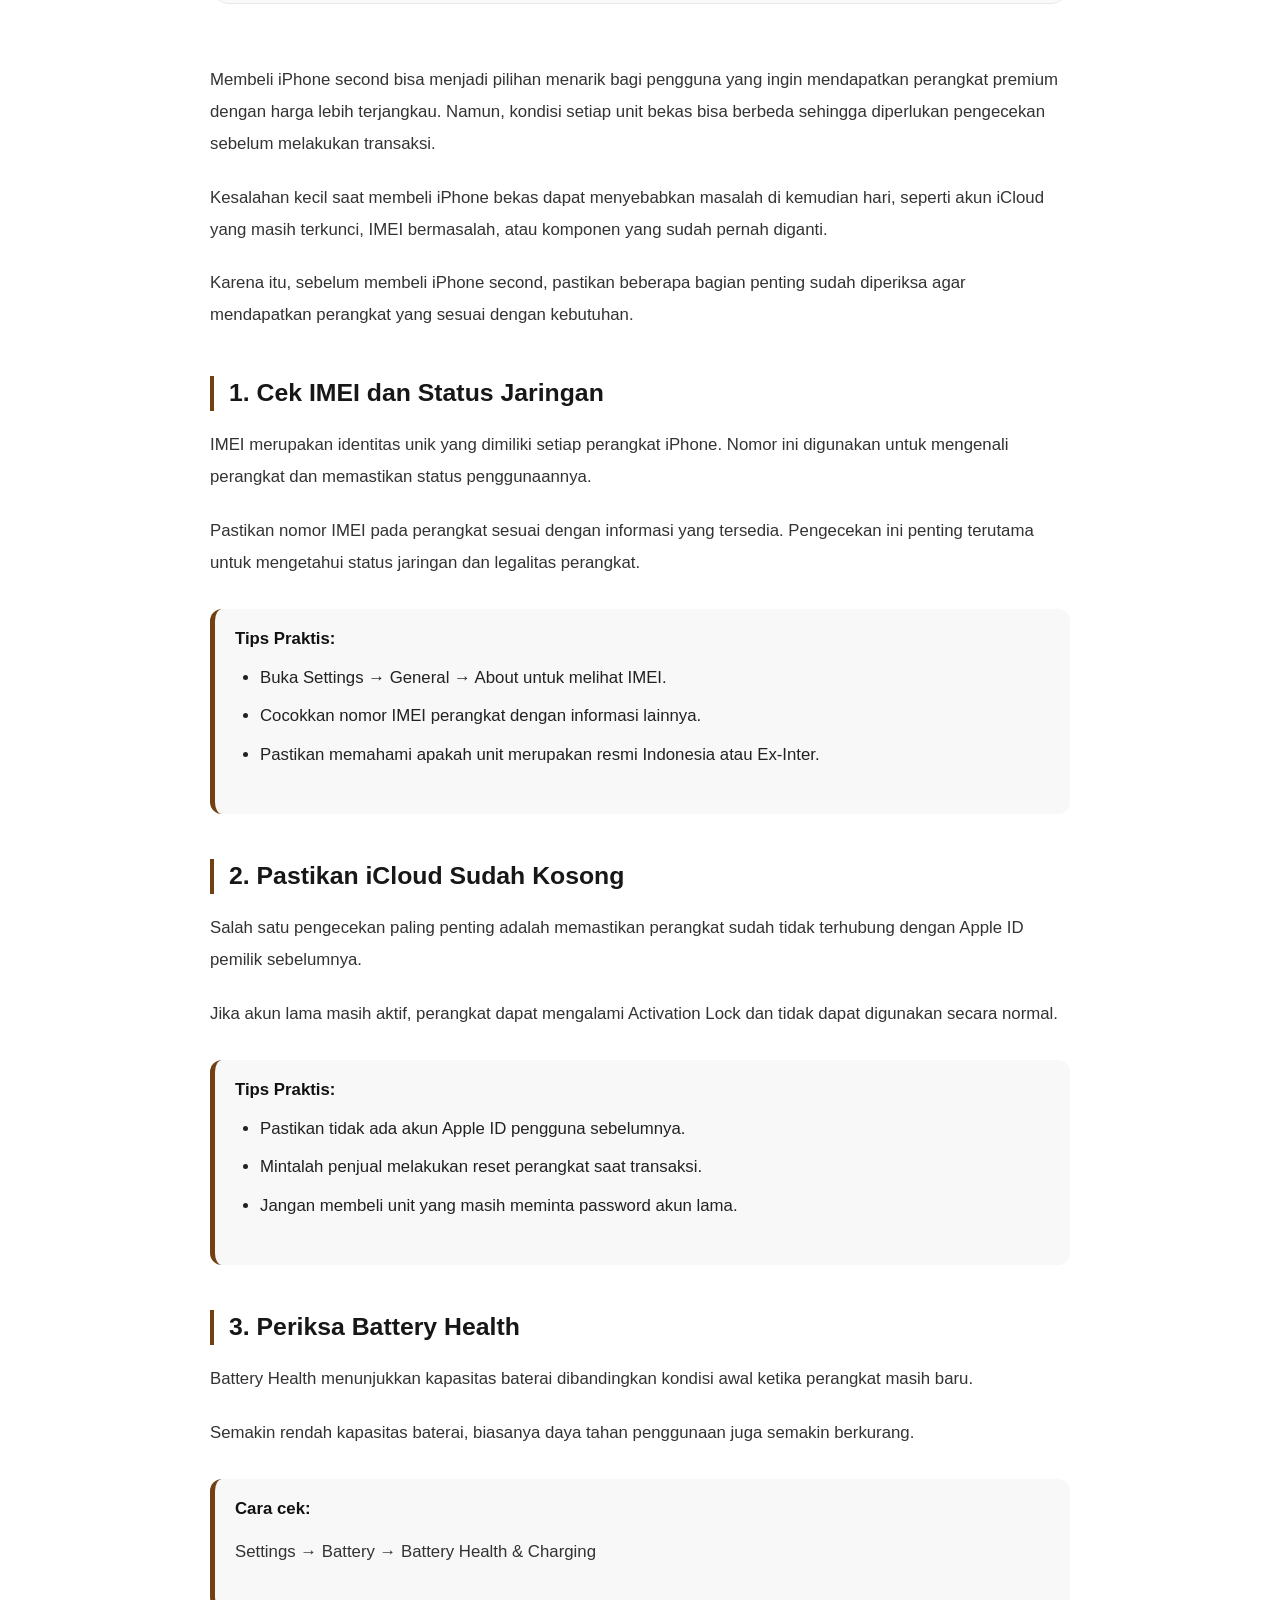
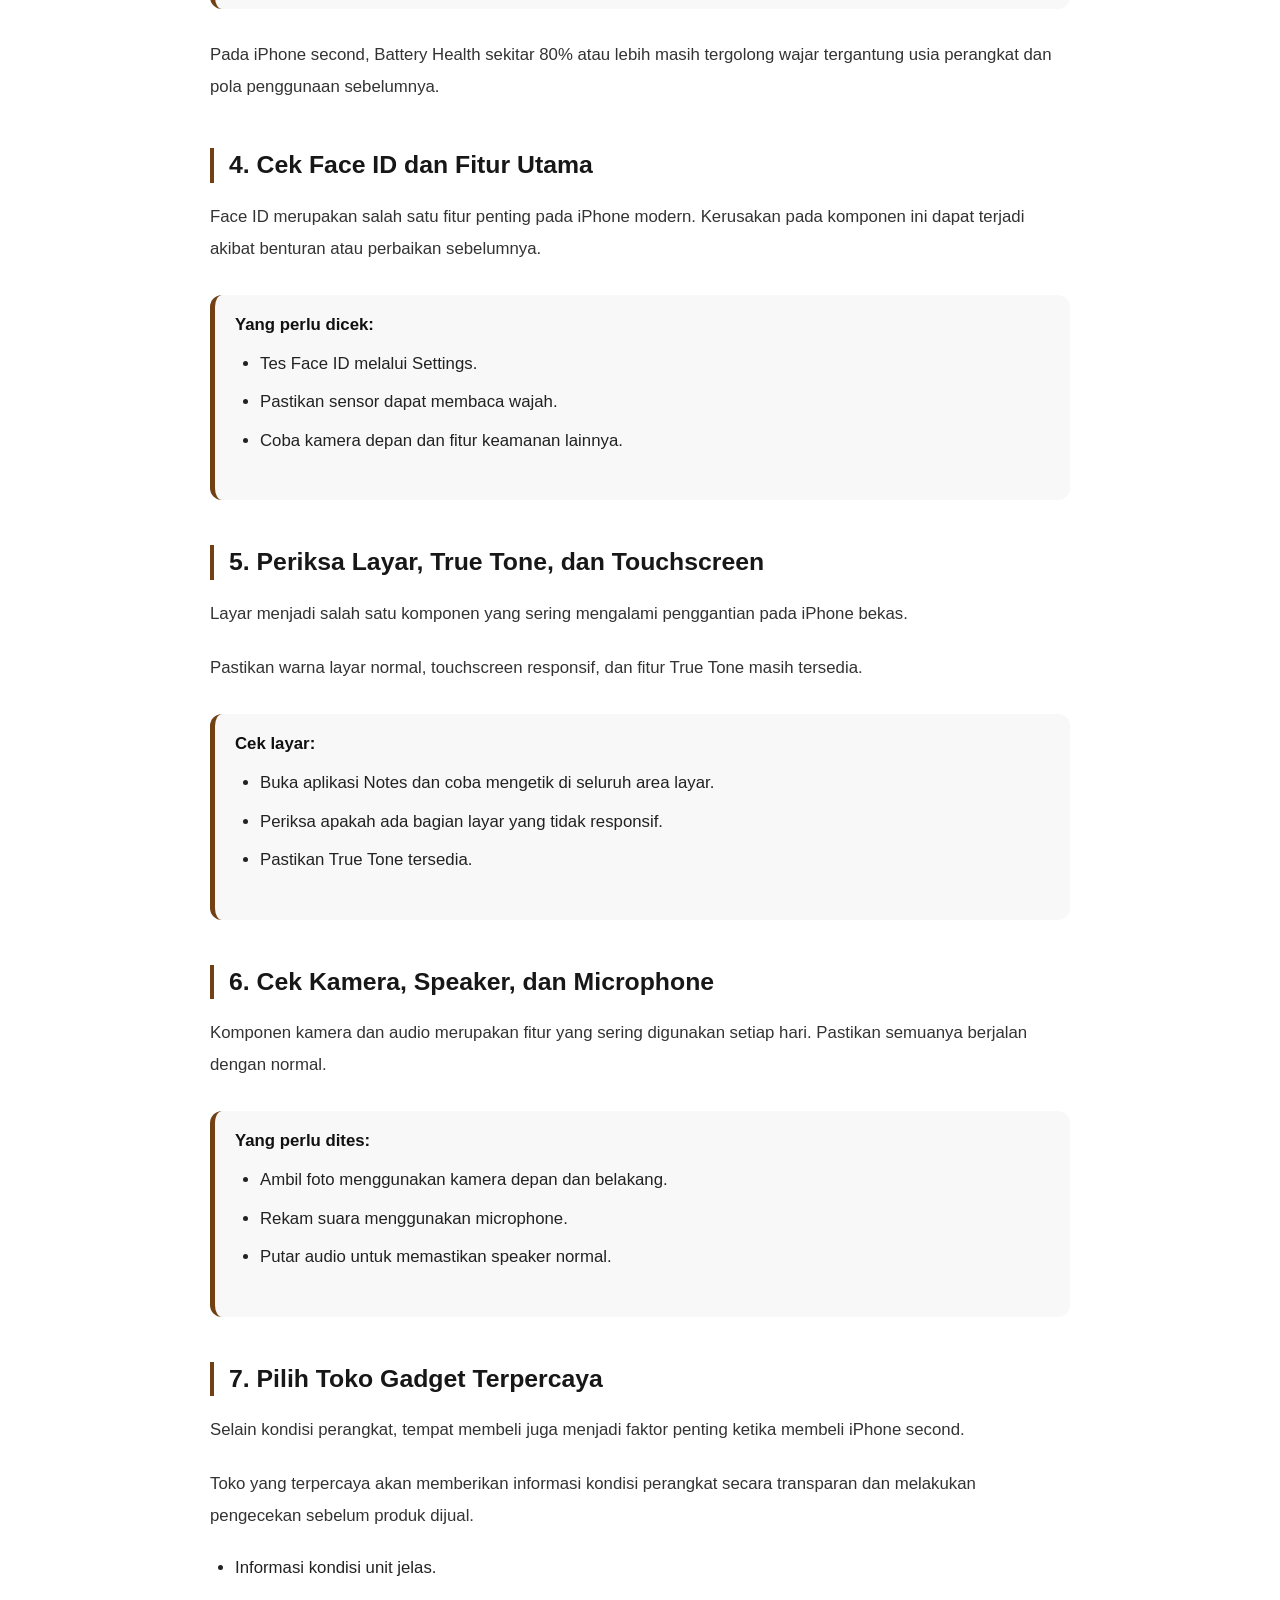
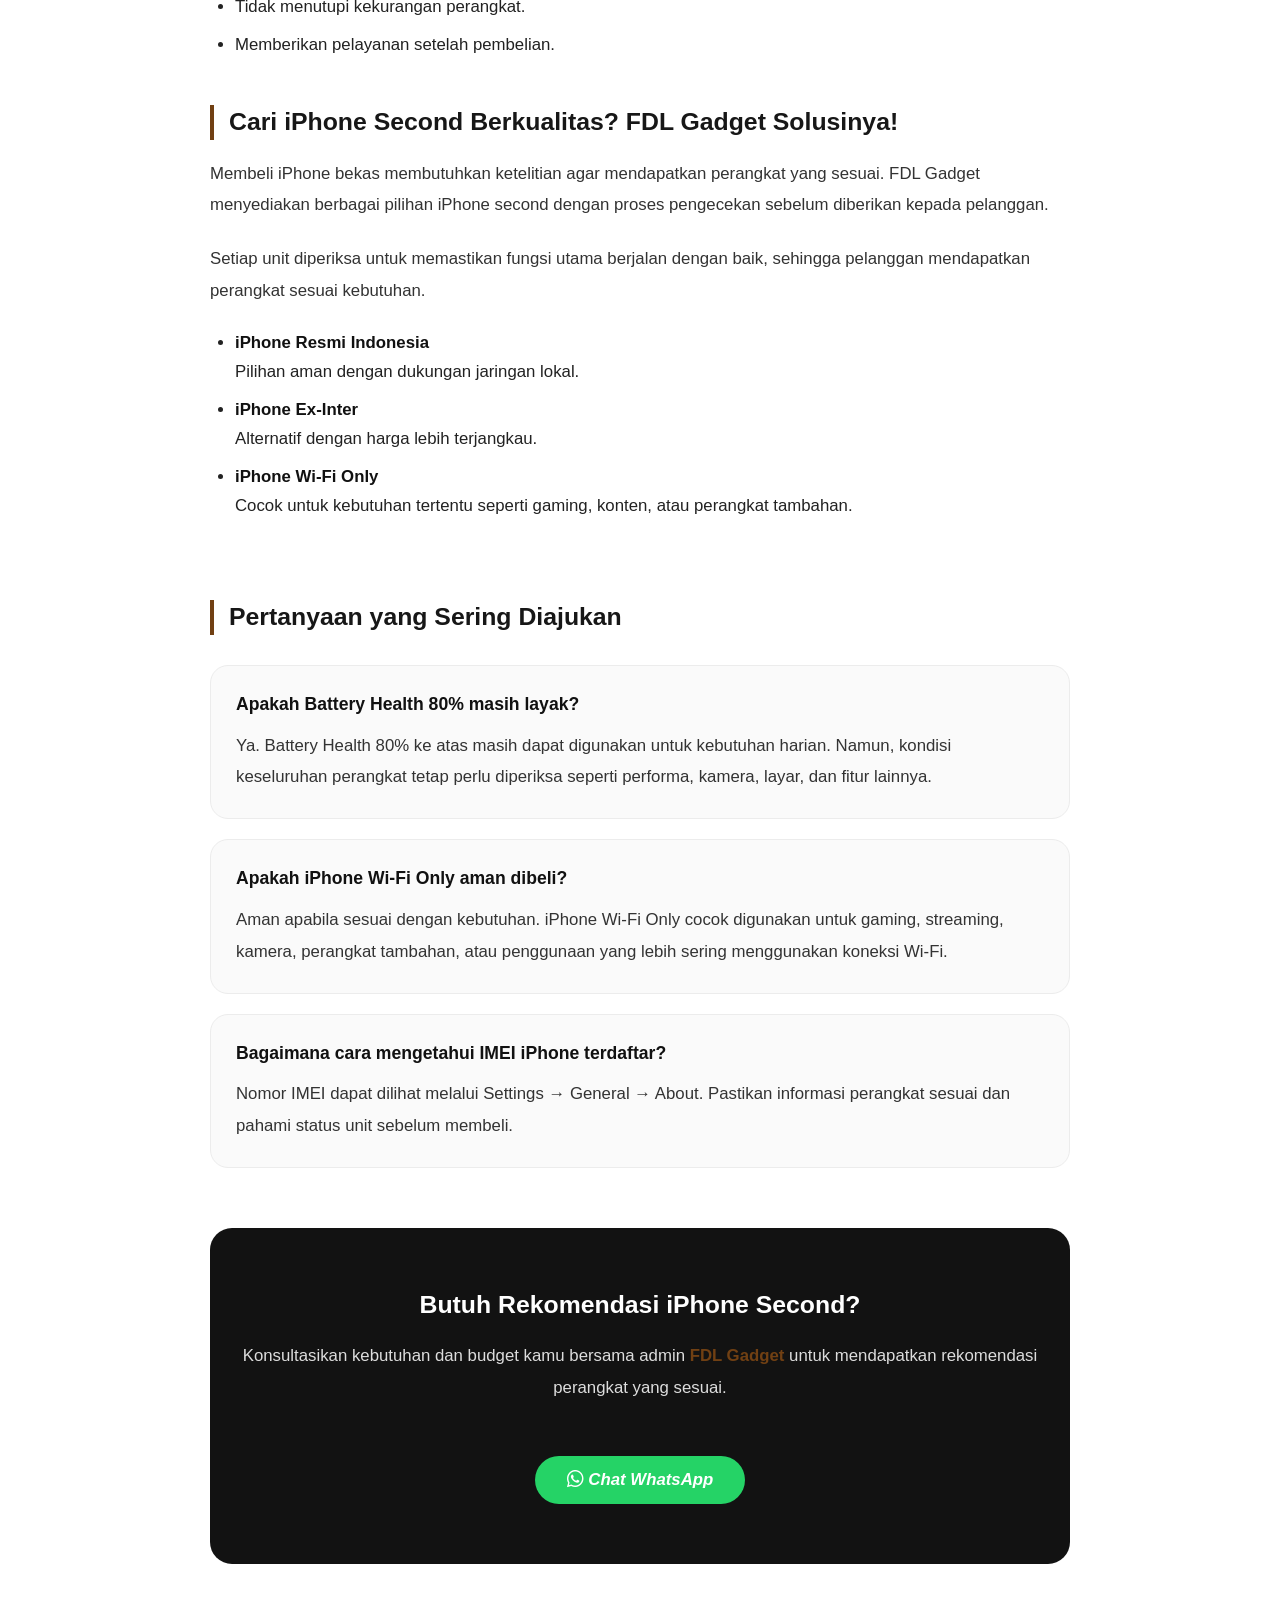
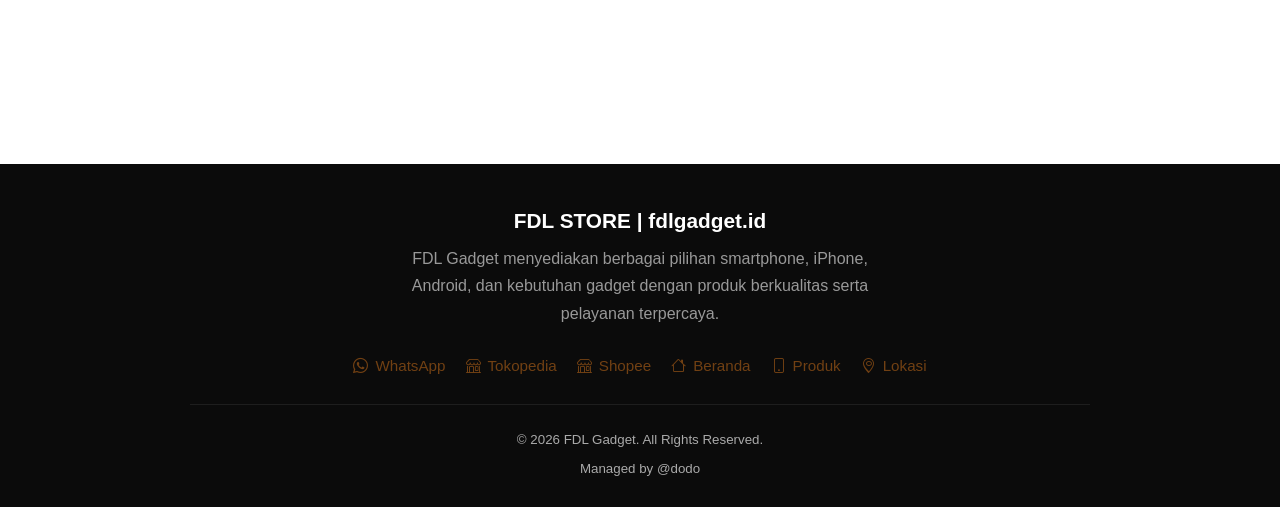
<file: artikel/cara-cek-iphone-second.html>
<!doctype html>
<html lang="id">
  <head>
    <meta charset="UTF-8" />

    <meta name="viewport" content="width=device-width, initial-scale=1.0" />

    <title>
      Cara Cek iPhone Second Sebelum Membeli, Jangan Sampai Salah Pilih | FDL
      Gadget
    </title>

    <meta
      name="description"
      content="Panduan cara cek iPhone second sebelum membeli. Cek IMEI, iCloud, Battery Health, Face ID, layar, kamera, dan tips memilih iPhone bekas agar tidak salah pilih."
    />

    <!-- Article Schema -->
    <script type="application/ld+json">
      {
        "@context": "https://schema.org",
        "@type": "Article",
        "mainEntityOfPage": {
          "@type": "WebPage",
          "@id": "https://fdlgadget.id/artikel/cara-cek-iphone-second.html"
        },
        "headline": "Cara Cek iPhone Second Sebelum Membeli, Jangan Sampai Salah Pilih",
        "description": "Panduan cara cek iPhone second sebelum membeli. Cek IMEI, iCloud, Battery Health, Face ID, layar, kamera, dan tips memilih iPhone bekas agar tidak salah pilih.",
        "image": ["https://fdlgadget.id/assets/img/artikel/iphone-check.webp"],
        "author": {
          "@type": "Organization",
          "name": "FDL Gadget",
          "url": "https://fdlgadget.id"
        },
        "publisher": {
          "@type": "Organization",
          "name": "FDL Gadget",
          "logo": {
            "@type": "ImageObject",
            "url": "https://fdlgadget.id/assets/img/webp/logo.webp"
          }
        },
        "datePublished": "2026-07-20",
        "dateModified": "2026-07-20"
      }
    </script>

    <!-- Breadcrumb Schema -->
    <script type="application/ld+json">
      {
        "@context": "https://schema.org",
        "@type": "BreadcrumbList",
        "itemListElement": [
          {
            "@type": "ListItem",
            "position": 1,
            "name": "Beranda",
            "item": "https://fdlgadget.id/"
          },
          {
            "@type": "ListItem",
            "position": 2,
            "name": "Artikel",
            "item": "https://fdlgadget.id/artikel/"
          },
          {
            "@type": "ListItem",
            "position": 3,
            "name": "Cara Cek iPhone Second Sebelum Membeli",
            "item": "https://fdlgadget.id/artikel/cara-cek-iphone-second.html"
          }
        ]
      }
    </script>

    <link
      rel="canonical"
      href="https://fdlgadget.id/artikel/cara-cek-iphone-second.html"
    />

    <link rel="stylesheet" href="../assets/css/artikel.css" />

    <link
      href="https://cdn.jsdelivr.net/npm/bootstrap-icons@1.11.3/font/bootstrap-icons.min.css"
      rel="stylesheet"
    />

    <link
      rel="preload"
      as="image"
      href="../assets/img/artikel/iphone-check.webp"
      fetchpriority="high"
    />

    <link rel="preconnect" href="https://cdn.jsdelivr.net" />

    <!-- Favicons -->
    <link
      rel="icon"
      type="image/png"
      sizes="96x96"
      href="../assets/img/favicon/favicon-96x96.png?v=20260615"
    />

    <link
      rel="icon"
      type="image/svg+xml"
      href="../assets/img/favicon/favicon.svg?v=20260615"
    />

    <link
      rel="shortcut icon"
      href="../assets/img/favicon/favicon.ico?v=20260615"
    />

    <link
      rel="apple-touch-icon"
      sizes="180x180"
      href="../assets/img/favicon/apple-touch-icon.png?v=20260615"
    />

    <meta name="apple-mobile-web-app-title" content="FDLGadget" />

    <link
      rel="manifest"
      href="../assets/img/favicon/site.webmanifest?v=20260615"
    />
  </head>

  <body>
    <!-- NAVBAR -->

    <nav class="article-navbar">
      <div class="article-navbar-inner">
        <a href="../index.html" class="article-brand">
          <img
            src="../assets/img/webp/logo.webp"
            width="38"
            height="38"
            alt="Logo FDL Gadget"
          />

          <span>FDL GADGET</span>
        </a>

        <a href="../index.html" class="article-back"> Lihat Produk </a>
      </div>
    </nav>

    <main class="article-container">
      <!-- TITLE -->

      <h1 class="article-title">
        Cara Cek iPhone Second Sebelum Membeli, Jangan Sampai Salah Pilih
      </h1>

      <!-- ARTICLE INFO -->

      <div class="article-info">
        <span>
          <i class="bi bi-tag"></i>

          Panduan Gadget
        </span>

        <span>
          <i class="bi bi-calendar"></i>

          20 Juli 2026
        </span>

        <span>
          <i class="bi bi-clock"></i>

          ±6 menit baca
        </span>
      </div>

      <div class="article-author">
        <img src="../assets/img/webp/logo.webp" alt="FDL Gadget" />

        <div>
          <strong>FDL Gadget</strong>
          <span>Tips & Informasi Gadget</span>
        </div>
      </div>

      <!-- AUTHOR -->

      <div class="article-author">Ditulis oleh <b>FDL Gadget</b></div>

      <!-- COVER IMAGE -->

      <img
        src="../assets/img/artikel/iphone-check.webp"
        width="760"
        height="428"
        alt="Cara cek iPhone second sebelum membeli"
        class="article-cover"
      />

      <!-- SUMMARY -->

      <section class="article-summary">
        <h2>Sebelum Membeli iPhone Second, Cek Hal Ini</h2>

        <p>
          Membeli iPhone bekas membutuhkan pengecekan agar mendapatkan perangkat
          dengan kondisi yang sesuai dan aman digunakan.
        </p>

        <ul>
          <li>✓ Cek IMEI dan status jaringan</li>

          <li>✓ Pastikan iCloud sudah kosong</li>

          <li>✓ Periksa Battery Health</li>

          <li>✓ Tes Face ID dan fitur utama</li>

          <li>✓ Pastikan membeli dari toko terpercaya</li>
        </ul>
      </section>

      <!-- TABLE OF CONTENT -->

      <div class="article-toc">
        <h2 class="article-toc-h2">Daftar Isi</h2>

        <ol>
          <li>
            <a href="#imei"> Cek IMEI dan Status Jaringan </a>
          </li>

          <li>
            <a href="#icloud"> Pastikan iCloud Sudah Kosong </a>
          </li>

          <li>
            <a href="#battery"> Periksa Battery Health </a>
          </li>

          <li>
            <a href="#faceid"> Cek Face ID dan Fitur Utama </a>
          </li>

          <li>
            <a href="#display"> Periksa Layar dan Touchscreen </a>
          </li>

          <li>
            <a href="#camera"> Cek Kamera, Speaker, dan Microphone </a>
          </li>

          <li>
            <a href="#seller"> Pilih Toko Gadget Terpercaya </a>
          </li>
        </ol>
      </div>
      <article class="article-content">
        <p>
          Membeli iPhone second bisa menjadi pilihan menarik bagi pengguna yang
          ingin mendapatkan perangkat premium dengan harga lebih terjangkau.
          Namun, kondisi setiap unit bekas bisa berbeda sehingga diperlukan
          pengecekan sebelum melakukan transaksi.
        </p>

        <p>
          Kesalahan kecil saat membeli iPhone bekas dapat menyebabkan masalah di
          kemudian hari, seperti akun iCloud yang masih terkunci, IMEI
          bermasalah, atau komponen yang sudah pernah diganti.
        </p>

        <p>
          Karena itu, sebelum membeli iPhone second, pastikan beberapa bagian
          penting sudah diperiksa agar mendapatkan perangkat yang sesuai dengan
          kebutuhan.
        </p>

        <h2 id="imei">1. Cek IMEI dan Status Jaringan</h2>

        <p>
          IMEI merupakan identitas unik yang dimiliki setiap perangkat iPhone.
          Nomor ini digunakan untuk mengenali perangkat dan memastikan status
          penggunaannya.
        </p>

        <p>
          Pastikan nomor IMEI pada perangkat sesuai dengan informasi yang
          tersedia. Pengecekan ini penting terutama untuk mengetahui status
          jaringan dan legalitas perangkat.
        </p>

        <div class="article-tip">
          <b>Tips Praktis:</b>

          <ul>
            <li>Buka Settings → General → About untuk melihat IMEI.</li>

            <li>Cocokkan nomor IMEI perangkat dengan informasi lainnya.</li>

            <li>
              Pastikan memahami apakah unit merupakan resmi Indonesia atau
              Ex-Inter.
            </li>
          </ul>
        </div>

        <h2 id="icloud">2. Pastikan iCloud Sudah Kosong</h2>

        <p>
          Salah satu pengecekan paling penting adalah memastikan perangkat sudah
          tidak terhubung dengan Apple ID pemilik sebelumnya.
        </p>

        <p>
          Jika akun lama masih aktif, perangkat dapat mengalami Activation Lock
          dan tidak dapat digunakan secara normal.
        </p>

        <div class="article-tip">
          <b>Tips Praktis:</b>

          <ul>
            <li>Pastikan tidak ada akun Apple ID pengguna sebelumnya.</li>

            <li>Mintalah penjual melakukan reset perangkat saat transaksi.</li>

            <li>Jangan membeli unit yang masih meminta password akun lama.</li>
          </ul>
        </div>

        <h2 id="battery">3. Periksa Battery Health</h2>

        <p>
          Battery Health menunjukkan kapasitas baterai dibandingkan kondisi awal
          ketika perangkat masih baru.
        </p>

        <p>
          Semakin rendah kapasitas baterai, biasanya daya tahan penggunaan juga
          semakin berkurang.
        </p>

        <div class="article-tip">
          <b>Cara cek:</b>

          <p>Settings → Battery → Battery Health & Charging</p>
        </div>

        <p>
          Pada iPhone second, Battery Health sekitar 80% atau lebih masih
          tergolong wajar tergantung usia perangkat dan pola penggunaan
          sebelumnya.
        </p>

        <h2 id="faceid">4. Cek Face ID dan Fitur Utama</h2>

        <p>
          Face ID merupakan salah satu fitur penting pada iPhone modern.
          Kerusakan pada komponen ini dapat terjadi akibat benturan atau
          perbaikan sebelumnya.
        </p>

        <div class="article-tip">
          <b>Yang perlu dicek:</b>

          <ul>
            <li>Tes Face ID melalui Settings.</li>

            <li>Pastikan sensor dapat membaca wajah.</li>

            <li>Coba kamera depan dan fitur keamanan lainnya.</li>
          </ul>
        </div>

        <h2 id="display">5. Periksa Layar, True Tone, dan Touchscreen</h2>

        <p>
          Layar menjadi salah satu komponen yang sering mengalami penggantian
          pada iPhone bekas.
        </p>

        <p>
          Pastikan warna layar normal, touchscreen responsif, dan fitur True
          Tone masih tersedia.
        </p>

        <div class="article-tip">
          <b>Cek layar:</b>

          <ul>
            <li>
              Buka aplikasi Notes dan coba mengetik di seluruh area layar.
            </li>

            <li>Periksa apakah ada bagian layar yang tidak responsif.</li>

            <li>Pastikan True Tone tersedia.</li>
          </ul>
        </div>

        <h2 id="camera">6. Cek Kamera, Speaker, dan Microphone</h2>

        <p>
          Komponen kamera dan audio merupakan fitur yang sering digunakan setiap
          hari. Pastikan semuanya berjalan dengan normal.
        </p>

        <div class="article-tip">
          <b>Yang perlu dites:</b>

          <ul>
            <li>Ambil foto menggunakan kamera depan dan belakang.</li>

            <li>Rekam suara menggunakan microphone.</li>

            <li>Putar audio untuk memastikan speaker normal.</li>
          </ul>
        </div>

        <h2 id="seller">7. Pilih Toko Gadget Terpercaya</h2>

        <p>
          Selain kondisi perangkat, tempat membeli juga menjadi faktor penting
          ketika membeli iPhone second.
        </p>

        <p>
          Toko yang terpercaya akan memberikan informasi kondisi perangkat
          secara transparan dan melakukan pengecekan sebelum produk dijual.
        </p>

        <ul>
          <li>Informasi kondisi unit jelas.</li>

          <li>Tidak menutupi kekurangan perangkat.</li>

          <li>Memberikan pelayanan setelah pembelian.</li>
        </ul>

        <h2>Cari iPhone Second Berkualitas? FDL Gadget Solusinya!</h2>

        <p>
          Membeli iPhone bekas membutuhkan ketelitian agar mendapatkan perangkat
          yang sesuai. FDL Gadget menyediakan berbagai pilihan iPhone second
          dengan proses pengecekan sebelum diberikan kepada pelanggan.
        </p>

        <p>
          Setiap unit diperiksa untuk memastikan fungsi utama berjalan dengan
          baik, sehingga pelanggan mendapatkan perangkat sesuai kebutuhan.
        </p>

        <ul>
          <li>
            <b>iPhone Resmi Indonesia</b>
            <br />
            Pilihan aman dengan dukungan jaringan lokal.
          </li>

          <li>
            <b>iPhone Ex-Inter</b>
            <br />
            Alternatif dengan harga lebih terjangkau.
          </li>

          <li>
            <b>iPhone Wi-Fi Only</b>
            <br />
            Cocok untuk kebutuhan tertentu seperti gaming, konten, atau
            perangkat tambahan.
          </li>
        </ul>
        <section class="article-faq">
          <h2>Pertanyaan yang Sering Diajukan</h2>

          <div class="faq-item">
            <h3>Apakah Battery Health 80% masih layak?</h3>

            <p>
              Ya. Battery Health 80% ke atas masih dapat digunakan untuk
              kebutuhan harian. Namun, kondisi keseluruhan perangkat tetap perlu
              diperiksa seperti performa, kamera, layar, dan fitur lainnya.
            </p>
          </div>

          <div class="faq-item">
            <h3>Apakah iPhone Wi-Fi Only aman dibeli?</h3>

            <p>
              Aman apabila sesuai dengan kebutuhan. iPhone Wi-Fi Only cocok
              digunakan untuk gaming, streaming, kamera, perangkat tambahan,
              atau penggunaan yang lebih sering menggunakan koneksi Wi-Fi.
            </p>
          </div>

          <div class="faq-item">
            <h3>Bagaimana cara mengetahui IMEI iPhone terdaftar?</h3>

            <p>
              Nomor IMEI dapat dilihat melalui Settings → General → About.
              Pastikan informasi perangkat sesuai dan pahami status unit sebelum
              membeli.
            </p>
          </div>
        </section>

        <div class="article-cta">
          <h2>Butuh Rekomendasi iPhone Second?</h2>

          <p>
            Konsultasikan kebutuhan dan budget kamu bersama admin
            <a href="https://fdlgadget.id/">FDL Gadget</a>
            untuk mendapatkan rekomendasi perangkat yang sesuai.
          </p>

          <div class="article-cta-wa">
            <a
              href="https://wa.me/6282130297591?text=Halo%20FDL%20Gadget,%20saya%20membaca%20artikel%20Cara%20Cek%20iPhone%20Second%20dan%20ingin%20bertanya%20tentang%20stok%20iPhone."
            >
              <i class="bi bi-whatsapp"> Chat WhatsApp</i>
            </a>
          </div>
        </div>
      </article>
    </main>
    <footer class="fdl-footer">
      <div class="footer-content">
        <div class="footer-brand">
          <h3>FDL STORE | fdlgadget.id</h3>

          <p>
            FDL Gadget menyediakan berbagai pilihan smartphone, iPhone, Android,
            dan kebutuhan gadget dengan produk berkualitas serta pelayanan
            terpercaya.
          </p>
        </div>

        <div class="footer-links">
          <a
            href="https://wa.me/6282130297591?text=Halo%20FDL%20Gadget,%20saya%20ingin%20bertanya%20tentang%20produk"
            target="_blank"
          >
            <i class="bi bi-whatsapp"></i>
            WhatsApp
          </a>

          <a href="https://www.tokopedia.com/fdlgadget" target="_blank">
            <i class="bi bi-shop"></i>
            Tokopedia
          </a>

          <a href="https://www.shopee.co.id/fadeljuniarakbar" target="_blank">
            <i class="bi bi-shop"></i>
            Shopee
          </a>

          <a href="../index.html">
            <i class="bi bi-house"></i>
            Beranda
          </a>

          <a href="../index.html#products">
            <i class="bi bi-phone"></i>
            Produk
          </a>

          <a href="../index.html#location">
            <i class="bi bi-geo-alt"></i>
            Lokasi
          </a>
        </div>

        <div class="footer-bottom">
          <small> © 2026 FDL Gadget. All Rights Reserved. </small>

          <br />

          <small> Managed by @dodo </small>
        </div>
      </div>
    </footer>
    <button id="backTop" aria-label="Kembali ke atas">
      <i class="bi bi-arrow-up"></i>
    </button>
    <script>
      const backTop = document.getElementById("backTop");

      window.addEventListener("scroll", () => {
        if (window.scrollY > 500) {
          backTop.classList.add("show");
        } else {
          backTop.classList.remove("show");
        }
      });

      backTop.onclick = () => {
        window.scrollTo({
          top: 0,

          behavior: "smooth",
        });
      };
    </script>
  </body>
</html>
</file>
<file: assets/css/FDL.css>
body {
  margin: 0;
  background: var(--bg);
  color: var(--text);
  font-family: "Inter", sans-serif;
  overscroll-behavior: none;
}

html {
  scroll-behavior: smooth; /* Diubah ke smooth biar nyaman saat klik menu */
}

/* =========================
   STICKY WHATSAPP
========================= */
.sticky-wa {
  position: fixed;
  right: 16px;
  bottom: 16px;
  z-index: 900;
  display: flex;
  align-items: center;
  gap: 8px;
  background: var(--wa-color);
  color: white;
  padding: 12px 16px;
  border-radius: 99px;
  font-weight: 600;
  font-size: 14px;
  text-decoration: none;
  box-shadow: 0 10px 25px rgba(0, 0, 0, 0.15);
  opacity: 0;
  transform: translateY(18px);
  pointer-events: none;
  transition:
    opacity 0.35s ease,
    transform 0.35s ease;
}

.sticky-wa.show {
  opacity: 1;
  transform: translateY(0);
  pointer-events: auto;
}

@media (min-width: 992px) {
  .sticky-wa {
    display: none;
  }
}

/* =========================
   NAVBAR
========================= */
.navbar.transparent {
  background: transparent;
}

.navbar.scrolled {
  background: rgba(18, 18, 18, 0.95);
  backdrop-filter: blur(12px);
  -webkit-backdrop-filter: blur(12px); /* Safari support */
  box-shadow: 0 2px 20px rgba(0, 0, 0, 0.25);
}

.navbar-brand img {
  height: 38px;
  width: auto;
}

/* =========================
   DESKTOP MENU & BTN
========================= */
.nav-link {
  position: relative;
  color: white !important;
  margin-left: 18px;
  font-weight: 500;
  transition: 0.3s;
}

.nav-link::after {
  content: "";
  position: absolute;
  bottom: -4px;
  left: 0;
  width: 0;
  height: 2px;
  background: var(--gold);
  transition: 0.3s ease;
}

.nav-link:hover::after {
  width: 100%;
}

.btn-whatsapp,
.whatsapp-btn {
  display: flex;
  align-items: center;
  justify-content: center;
  gap: 6px;
  height: 42px;
  padding: 0 1.2rem;
  background: var(--wa-color);
  color: white !important;
  border-radius: 99px;
  text-decoration: none;
  font-weight: 600;
  transition: 0.3s;
}

.btn-whatsapp:hover,
.whatsapp-btn:hover {
  transform: translateY(-2px);
  box-shadow: 0 10px 25px rgba(37, 211, 102, 0.35);
  color: white !important;
}

/* =========================
   MOBILE MENU (OFFCANVAS)
========================= */
.navbar-toggler {
  border: none !important;
  outline: none !important;
  box-shadow: none !important;
}

.navbar-toggler-icon {
  background-image: url("data:image/svg+xml,%3csvg xmlns='http://www.w3.org/2000/svg' viewBox='0 0 30 30'%3e%3cpath stroke='rgba(255,255,255,1)' stroke-linecap='round' stroke-miterlimit='10' stroke-width='2.5' d='M4 7h22M4 15h22M4 23h22'/%3e%3c/svg%3e");
}

.mobile-close {
  background: none;
  border: none;
  color: white;
  font-size: 1.5rem;
  padding: 0;
  line-height: 1;
  transition: 0.3s;
  margin-left: auto;
}

.mobile-close:hover {
  color: var(--gold);
  transform: rotate(90deg);
}

.offcanvas {
  background: var(--bg);
  color: white;
  width: 280px;
}

.offcanvas .nav-link {
  margin-left: 0;
  padding: 12px 0;
}

.mobile-brand {
  display: flex;
  align-items: center;
  gap: 10px;
}

.mobile-brand img {
  width: 40px;
  height: 40px;
}

.mobile-brand span {
  color: white;
  font-weight: 700;
  letter-spacing: 0.5px;
}

.social-menu {
  display: flex;
  justify-content: center;
  gap: 24px;
  margin-top: 30px;
}

.social-menu a {
  color: white;
  font-size: 1.5rem;
  transition: 0.3s;
}

.social-menu a:hover {
  color: var(--gold);
  transform: translateY(-3px);
}

/* =========================
   SECTIONS & HERO
========================= */
#stats {
  scroll-margin-top: 90px;
}

.hero-content p {
  max-width: 650px;
  text-align: center;
  line-height: 1.8;
  opacity: 0.95;
  margin: 0 auto;
}

.hero-buttons {
  margin-top: 1.5rem;
  display: flex;
  gap: 12px;
  flex-wrap: wrap;
  justify-content: center;
}

.btn-shop,
.btn-hero {
  padding: 0.8rem 1.5rem;
  color: white;
  text-decoration: none;
  border-radius: 8px;
  font-weight: 600;
  display: inline-flex;
  align-items: center;
  gap: 8px;
  transition:
    transform 0.3s,
    box-shadow 0.3s,
    background 0.3s;
}

.btn-shop {
  background: linear-gradient(135deg, #b8862b, var(--gold));
}

.btn-hero {
  border: 1px solid rgba(255, 255, 255, 0.4);
  background: rgba(37, 211, 102, 0.12);
  backdrop-filter: blur(6px);
  -webkit-backdrop-filter: blur(6px);
}

.btn-shop:hover,
.btn-hero:hover {
  transform: translateY(-3px);
  box-shadow: 0 10px 30px rgba(0, 0, 0, 0.25);
  color: white;
}

/* =========================
   WHY US
========================= */
.why-us {
  padding: 80px 20px;
}

.why-us h2 {
  text-align: center;
  margin-bottom: 50px;
  font-weight: 700;
}

.why-grid {
  display: grid;
  grid-template-columns: repeat(auto-fit, minmax(220px, 1fr));
  gap: 20px;
}

.why-card {
  background: #1b1b1b;
  border: 1px solid rgba(255, 255, 255, 0.05);
  border-radius: 18px;
  padding: 25px;
  text-align: center;
  transition:
    transform 0.3s,
    border-color 0.3s,
    box-shadow 0.3s;
}

.why-card:hover {
  transform: translateY(-8px);
  border-color: var(--gold);
  box-shadow: 0 15px 35px rgba(0, 0, 0, 0.35);
}

.why-card i {
  font-size: 2rem;
  color: var(--gold);
  margin-bottom: 15px;
  display: inline-block;
}

/* =========================
   PRODUCTS
========================= */
.featured-product {
  padding: 80px 0;
  background: var(--bg);
}

.featured-product h2 {
  text-align: center;
  margin-bottom: 40px;
  font-weight: 700;
}

.product-card {
  height: 100%;
  display: flex;
  flex-direction: column;
  background: #1b1b1b;
  border-radius: 18px;
  overflow: hidden;
  border: 1px solid rgba(255, 255, 255, 0.05);
  transition:
    transform 0.3s,
    box-shadow 0.3s;
}

.product-card:hover {
  transform: translateY(-10px);
  box-shadow: 0 20px 40px rgba(0, 0, 0, 0.35);
}

.product-card > img {
  width: 100%;
  height: auto;
  aspect-ratio: 1/1;
  object-fit: cover;
  transition: transform 0.5s ease;
  margin-bottom: 10px;
}

.product-card:hover img {
  transform: scale(1.05);
}

.product-h5,
.product-card p {
  padding: 2px 20px;
  margin: 0;
}

.product-h5 {
  font-size: 1.2rem;
  font-weight: 700;
  margin-bottom: 5px;
}

.tokopedia-icon {
  width: 20px;
  height: 20px;
  object-fit: contain;
  flex-shrink: 0;
}

.product-card a {
  display: flex;
  align-items: center;
  justify-content: center;
  gap: 8px;
  margin: 20px;
  margin-top: auto;
  padding: 12px;
  text-decoration: none;
  background: var(--gold);
  color: white;
  border-radius: 10px;
  font-weight: 600;
  transition: 0.3s;
}

.product-card a:hover {
  background: #8b5320;
  transform: translateY(-2px);
  color: white;
}

/* =========================
   ABOUT & CAROUSEL
========================= */
.about-section {
  padding: 80px 0;
  background: #181818;
}

.about-section ul {
  list-style: none;
  padding: 0;
}

.about-section li {
  margin-bottom: 10px;
  font-weight: 500;
}

.about-section h2 {
  margin-bottom: 20px;
  font-weight: 700;
}

.about-carousel-wrapper {
  margin-bottom: 30px;
}

.carousel {
  border: 1px solid rgba(255, 255, 255, 0.05);
  overflow: hidden;
  border-radius: 20px;
  box-shadow: 0 15px 40px rgba(0, 0, 0, 0.35);
}

.carousel-item {
  transition:
    transform 0.8s ease-in-out,
    opacity 0.8s ease-in-out;
}

.carousel-inner img {
  width: 100%;
  aspect-ratio: 16/10; /* Proporsional modern, menggantikan height kaku */
  object-fit: cover;
}

.carousel-control-prev-icon,
.carousel-control-next-icon {
  background-size: 60%;
  width: 44px;
  height: 44px;
  border-radius: 50%;
  background-color: rgba(0, 0, 0, 0.4);
}

.carousel-indicators {
  margin-bottom: 15px;
}

.carousel-indicators button {
  width: 15px !important;
  height: 15px !important;
  border-radius: 50% !important;
  margin: 0 8px !important;
  background-color: rgba(255, 255, 255, 0.5) !important;

  /* Trik "Area Sentuh Rahasia" buat skor Accessibility 100 */
  border-top: 15px solid transparent !important;
  border-bottom: 15px solid transparent !important;
  border-left: 10px solid transparent !important;
  border-right: 10px solid transparent !important;
  background-clip: padding-box !important;
}

.carousel-indicators .active {
  background-color: #ffffff !important;
}

/* =========================
   CONTACT & CTA
========================= */
.contact-section,
.cta-section {
  padding: 100px 0;
  background: var(--bg);
  text-align: center;
}

.contact-section h2,
.cta-section h2 {
  font-weight: 700;
  margin-bottom: 20px;
}

.contact-buttons {
  margin-top: 30px;
  display: flex;
  justify-content: center;
  gap: 15px;
  flex-wrap: wrap;
}

.btn-contact {
  padding: 12px 25px;
  border-radius: 10px;
  text-decoration: none;
  color: white;
  border: 1px solid var(--gold);
  display: inline-flex;
  align-items: center;
  gap: 8px;
  font-weight: 600;
  transition: 0.3s;
}

.btn-contact:hover {
  background: var(--gold);
  color: white;
  transform: translateY(-2px);
}

/* =========================
   STATS & TESTIMONIAL
========================= */
.trust-stats {
  display: flex;
  justify-content: center;
  gap: 50px;
  margin: 40px 0;
  flex-wrap: wrap;
  text-align: center;
}

.trust-stats h3 {
  color: var(--gold);
  font-size: 2.5rem;
  font-weight: 800;
  margin-bottom: 5px;
}

.trust-stats p {
  color: #ccc;
  margin: 0;
  font-weight: 500;
}

.testimonial-section {
  padding: 80px 0;
  background: var(--bg);
}

.review-subtitle {
  color: #b0b0b0;
}

.review-card {
  background: #1b1b1b;
  border-radius: 18px;
  overflow: hidden;
  border: 1px solid rgba(255, 255, 255, 0.05);
  transition:
    transform 0.3s,
    box-shadow 0.3s;
}

.review-card:hover {
  transform: translateY(-8px);
  box-shadow: 0 20px 40px rgba(0, 0, 0, 0.35);
}

.review-card img {
  width: 100%;
  height: auto;
  object-fit: cover;
  display: block;
}

/* =========================
   LOCATION
========================= */
.store-location {
  padding: 80px 0 120px 0;
  text-align: center;
}

.store-location h2 {
  font-weight: 700;
}

.map-container {
  overflow: hidden;
  border-radius: 20px;
  border: 1px solid rgba(255, 255, 255, 0.05);
  box-shadow: 0 15px 40px rgba(0, 0, 0, 0.3);
  margin-top: 30px;
}

.location-buttons {
  margin-top: 25px;
  display: flex;
  justify-content: center;
  gap: 12px;
  flex-wrap: wrap;
}

.location-btn {
  background: var(--gold);
  color: white;
  text-decoration: none;
  padding: 12px 24px;
  border-radius: 10px;
  font-weight: 600;
  display: inline-flex;
  align-items: center;
  gap: 8px;
  transition: 0.3s;
}

.location-btn:hover {
  background: #8b5320;
  color: white;
  transform: translateY(-2px);
}

/* =========================
   FOOTER
========================= */
.fdl-footer {
  padding: 60px 0;
  text-align: center;
  background: #0b0b0b;
  border-top: 1px solid rgba(255, 255, 255, 0.05);
  color: #aaa;
}

.footer-title {
  font-size: 1.2rem;
  font-weight: 800;
  color: white;
  margin-bottom: 5px;
}

.footer-links {
  display: flex;
  flex-direction: column;
  align-items: center;
  padding: 15px;
}

.footer-links a {
  display: inline-flex;
  align-items: center;
  gap: 6px;
  text-decoration: none;
  color: var(--gold) !important;
  font-weight: 500;
  transition: color 0.3s;
}

.footer-links a:hover {
  color: #ffffff !important;
}

.footer-top {
  display: flex;
  justify-content: center;
  gap: 20px;
}

.footer-bottom {
  display: flex;
  justify-content: center;
  gap: 20px;
  flex-wrap: wrap;
}

/* =========================
   SCROLL ANIMATION SYSTEM
========================= */
.product-card,
.review-card,
.why-card {
  opacity: 0;
  /* Filter blur dihapus untuk optimasi FPS & rendering di Mobile */
  transform: translateY(30px) scale(0.98);
  transition:
    opacity 0.6s cubic-bezier(0.2, 0.8, 0.2, 1),
    transform 0.6s cubic-bezier(0.2, 0.8, 0.2, 1);
  will-change: transform, opacity;
}

.product-card.show,
.review-card.show,
.why-card.show {
  opacity: 1;
  transform: translateY(0) scale(1);
}

/* =========================
   RESPONSIVE (SINGLE MEDIA QUERY)
========================= */
@media (max-width: 768px) {
  .hero {
    min-height: 85vh;
  }

  .hero-content h1 {
    font-size: 2.5rem;
  }

  .hero-content p {
    font-size: 1rem;
  }

  .hero-buttons {
    flex-direction: column;
    width: 100%;
  }

  .btn-shop,
  .btn-hero {
    width: 100%;
    justify-content: center;
  }

  .trust-stats {
    gap: 25px;
  }

  .trust-stats h3 {
    font-size: 1.8rem;
  }

  .product-card {
    margin-bottom: 10px;
  }

  .location-buttons {
    flex-direction: column;
  }

  .location-btn,
  .whatsapp-btn {
    width: 100%;
    justify-content: center;
  }

  .about-section {
    padding: 60px 0;
  }

  .about-carousel-wrapper {
    margin-bottom: 35px;
  }

  .about-section h2 {
    margin-top: 10px;
    text-align: center;
  }

  .footer-top {
    margin-bottom: 10px;
  }
}
</file>
<file: assets/css/artikel.css>
:root {
  --gold: #714013;
  --gold-light: #d4af37;
  --dark: #121212;
  --text: #222;
  --muted: #777;
  --border: #eeeeee;
}

*,
*::before,
*::after {
  box-sizing: border-box;
}

html,
body {
  margin: 0;
  padding: 0;
  width: 100%;
}

html {
  scroll-behavior: smooth;
  scroll-padding-top: 90px;
}

body {
  font-family: Inter, "Segoe UI", Roboto, Arial, sans-serif;
  background: #fff;
  color: var(--text);
  overscroll-behavior: none;
}

img {
  max-width: 100%;
  height: auto;
}

/* =========================
   NAVBAR
========================= */
.article-navbar {
  position: fixed;
  top: 0;
  left: 0;
  right: 0;
  width: 100%;
  height: 65px;
  background: var(--dark);
  z-index: 9999;
}

.article-navbar-inner {
  max-width: 1100px;
  height: 65px;
  margin: auto;
  padding: 0 20px;
  display: flex;
  align-items: center;
  justify-content: space-between;
}

.article-brand {
  display: flex;
  align-items: center;
  gap: 10px;
  color: white;
  text-decoration: none;
  font-weight: 700;
}

.article-brand img {
  width: 38px;
  height: 38px;
}

.article-back {
  color: white;
  text-decoration: none;
  font-size: 0.95rem;
  opacity: 0.85;
  transition: 0.3s;
}

.article-back:hover {
  color: var(--gold-light);
  opacity: 1;
}

/* =========================
   CONTAINER
========================= */
.article-container {
  max-width: 900px;
  margin: 0 auto;
  padding: 100px 20px 80px;
}

/* =========================
   TITLE
========================= */

.article-title {
  font-size: clamp(2rem, 4vw, 2.7rem);
  line-height: 1.2;
  font-weight: 800;
  letter-spacing: -0.5px;
  color: #111;
  margin: 20px 0 18px;
}

.article-info {
  display: flex;
  align-items: center;
  flex-wrap: wrap;
  gap: 20px;
  margin-bottom: 35px;
  color: #888;
  font-size: 0.95rem;
}

.article-info span {
  display: flex;
  align-items: center;
  gap: 8px;
}

.article-info i {
  color: var(--gold);
}

/* =========================
   AUTHOR
========================= */

.article-author {
  display: flex;
  align-items: center;
  gap: 12px;
  margin-bottom: 35px;
}

.article-author img {
  width: 40px;
  height: 40px;
  border-radius: 50%;
}

.article-author div {
  display: flex;
  flex-direction: column;
}

.article-author span {
  font-size: 0.85rem;
  color: #777;
}

/* =========================
   COVER IMAGE
========================= */

.article-cover {
  width: 100%;
  height: auto;
  display: block;
  border-radius: 20px;
  margin-bottom: 40px;
  box-shadow: 0 15px 40px rgba(0, 0, 0, 0.12);
}

/* =========================
   SUMMARY
========================= */

.article-summary {
  background: #fafafa;
  border: 1px solid var(--border);
  border-radius: 20px;
  padding: 30px;
  margin: 40px 0;
}

.article-summary h2 {
  margin-top: 0;
  font-size: 1.4rem;
  color: #111;
}

.article-summary p {
  color: #555;
  line-height: 1.7;
}

.article-summary ul {
  list-style: none;
  padding: 0;
  margin: 20px 0 0;
}

.article-summary li {
  display: flex;
  gap: 10px;
  margin-bottom: 12px;
  color: #333;
}

.article-summary li span {
  color: var(--gold-light);
  font-weight: bold;
}

/* =========================
   TABLE OF CONTENT
========================= */

.article-toc {
  background: #fafafa;
  border: 1px solid #e8e8e8;
  border-radius: 20px;
  padding: 30px;
  margin-bottom: 60px;
}

.article-toc h2 {
  margin-top: 0;
  font-size: 1.2rem;
  color: #111;
}

.article-toc ol {
  margin: 0;
  padding-left: 22px;
}

.article-toc li {
  margin-bottom: 8px;
}

.article-toc a {
  color: #333;
  text-decoration: none;
  transition: 0.3s;
}

.article-toc a:hover {
  color: var(--gold);
}

/* =========================
   ARTICLE CONTENT
========================= */

.article-content {
  max-width: 100%;
  font-size: 1.05rem;
  overflow-wrap: break-word;
}

.article-content p {
  line-height: 1.9;
  margin-bottom: 22px;
  color: #333;
}

.article-content h2 {
  margin-top: 45px;
  margin-bottom: 18px;
  padding-left: 15px;
  border-left: 4px solid var(--gold);
  color: #171717;
  font-size: 1.55rem;
  line-height: 1.4;
  scroll-margin-top: 100px;
}

.article-content ul {
  padding-left: 25px;
  margin-bottom: 25px;
}

.article-content li {
  margin-bottom: 10px;
  line-height: 1.7;
}

.article-content b,
.article-content strong {
  color: #111;
}

/* =========================
   TIP BOX
========================= */

.article-tip {
  background: #f8f8f8;
  border-left: 5px solid var(--gold);
  padding: 20px;
  border-radius: 12px;
  margin: 30px 0;
  max-width: 100%;
  overflow-wrap: break-word;
}

.article-tip ul {
  margin-top: 15px;
}

/* =========================
   FAQ
========================= */

.article-faq {
  margin-top: 80px;
}

.article-faq h2 {
  margin-bottom: 30px;
}

.faq-item {
  background: #fafafa;
  border: 1px solid #ececec;
  border-radius: 18px;
  padding: 25px;
  margin-bottom: 20px;
  max-width: 100%;
  overflow-wrap: break-word;
}

.faq-item h3 {
  margin-top: 0;
  margin-bottom: 12px;
  font-size: 1.1rem;
  line-height: 1.5;
  color: #111;
}

.faq-item p {
  margin: 0;
}

/* =========================
   CTA WHATSAPP
========================= */

.article-cta {
  margin-top: 60px;
  padding: 60px 30px;
  border-radius: 30px;
  background: var(--dark);
  border-radius: 22px;
  text-align: center;
  color: white;
}

.article-cta h2 {
  border: none;
  padding: 0;
  margin-top: 0;
  color: white;
}

.article-cta p {
  color: #ddd;
}

.article-cta-wa a {
  position: relative;

  display: inline-flex;
  align-items: center;
  justify-content: center;

  margin-top: 30px;
  padding: 14px 32px;

  background: #25d366;
  color: white;

  border-radius: 999px;
  font-weight: 800;
  text-decoration: none;

  transition: 0.3s ease;
}

.article-cta-wa a:hover {
  transform: translateY(-4px);
  box-shadow: 0 12px 30px rgba(37, 211, 102, 0.35);
}

.article-cta p a {
  color: var(--gold);
  font-weight: 700;
  text-decoration: none;
}

.article-cta p a:hover {
  text-decoration: underline;
}

/* =========================
   FOOTER
========================= */

.fdl-footer {
  margin-top: 120px;
  padding: 45px 20px 25px;
  text-align: center;
  background: #0b0b0b;
  color: #aaa;
}

.footer-content {
  max-width: 900px;
  margin: auto;
}

.footer-brand h3 {
  margin: 0 0 12px;
  color: white;
  font-size: 1.3rem;
}

.footer-brand p {
  max-width: 500px;
  margin: auto;
  line-height: 1.7;
  color: #999;
}

.footer-links {
  margin: 30px 0;
  display: flex;
  justify-content: center;
  align-items: center;
  gap: 20px;
  flex-wrap: wrap;
  max-width: 100%;
}

.footer-links a {
  display: inline-flex;
  align-items: center;
  gap: 7px;
  max-width: 100%;
  text-decoration: none;
  color: var(--gold) !important;
  font-size: 0.95rem;
  transition: 0.3s;
}

.footer-links a:hover {
  color: var(--gold-light) !important;
  transform: translateY(-2px);
}

.footer-bottom {
  padding-top: 20px;
  border-top: 1px solid rgba(255, 255, 255, 0.08);
  line-height: 1.8;
}

/* =========================
   BACK TO TOP
========================= */

#backTop {
  position: fixed;
  right: 20px;
  bottom: 20px;
  width: 45px;
  height: 45px;
  border-radius: 50%;
  border: none;
  background: var(--gold);
  color: white;
  font-size: 20px;
  cursor: pointer;
  opacity: 0;
  visibility: hidden;
  transition: 0.3s;
  z-index: 999;
}

#backTop.show {
  opacity: 1;
  visibility: visible;
}

#backTop:hover {
  transform: translateY(-3px);
}

/* =========================
   GLOBAL OVERFLOW FIX
========================= */

.article-summary,
.article-toc,
.article-tip,
.article-faq,
.faq-item,
.article-content {
  overflow-wrap: break-word;
  word-wrap: break-word;
}

iframe,
table,
video {
  max-width: 100%;
}

/* =========================
   MOBILE
========================= */

@media (max-width: 768px) {
  .article-container {
    padding: 85px 18px 50px;
  }

  .article-navbar-inner {
    padding-left: 18px;
    padding-right: 18px;
  }

  .article-brand span {
    font-size: 0.9rem;
  }

  .article-back {
    font-size: 0.85rem;
  }

  .article-title {
    font-size: 2rem;
  }

  .article-info {
    flex-direction: column;
    align-items: flex-start;
    gap: 12px;
  }

  .article-cover {
    border-radius: 15px;
  }

  .article-summary {
    padding: 25px 20px;
    border-radius: 16px;
  }

  .article-toc {
    padding: 22px;
    border-radius: 16px;
  }

  .article-content {
    font-size: 1rem;
  }

  .article-content p {
    line-height: 1.8;
  }

  .article-content h2 {
    font-size: 1.35rem;
    padding-left: 12px;
  }

  .faq-item {
    padding: 20px;
    border-radius: 16px;
  }

  .footer-links {
    gap: 15px;
  }

  #backTop {
    right: 16px;
    bottom: 16px;
    width: 42px;
    height: 42px;
  }
}
</file>
